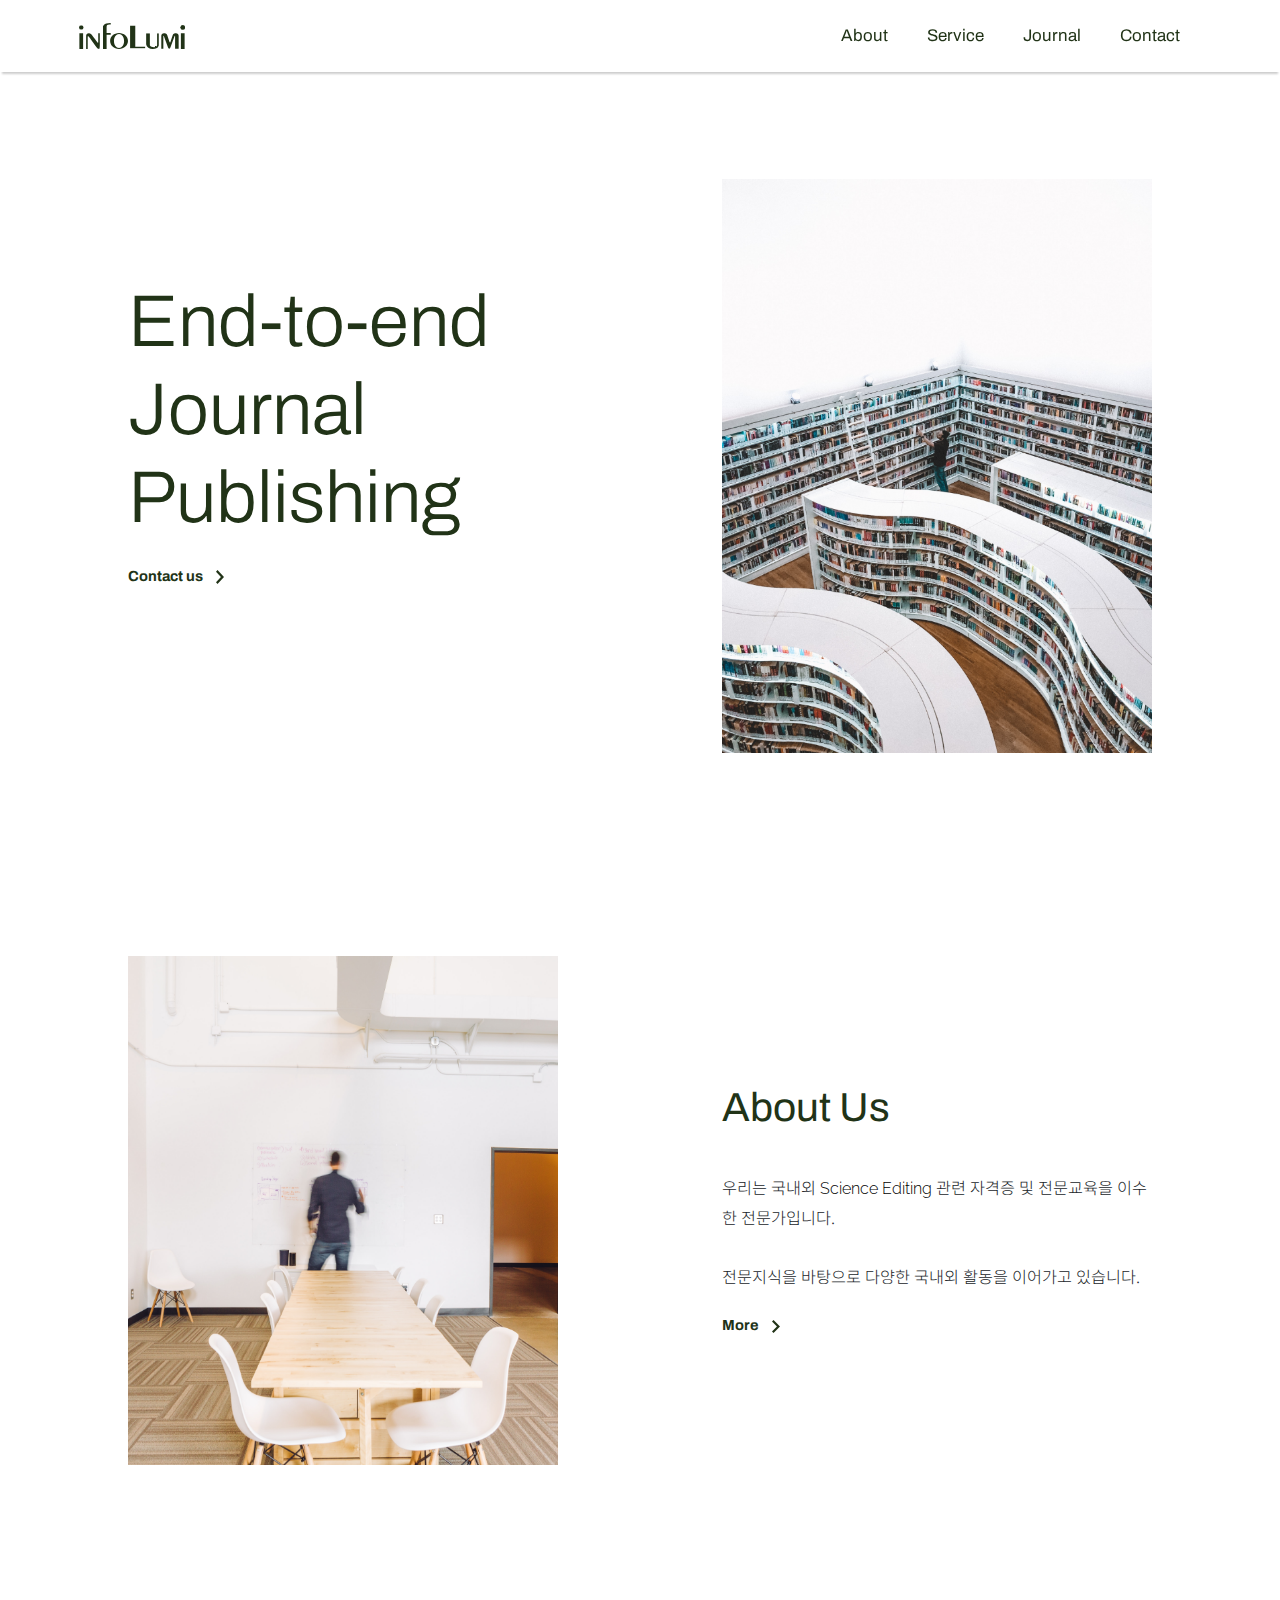
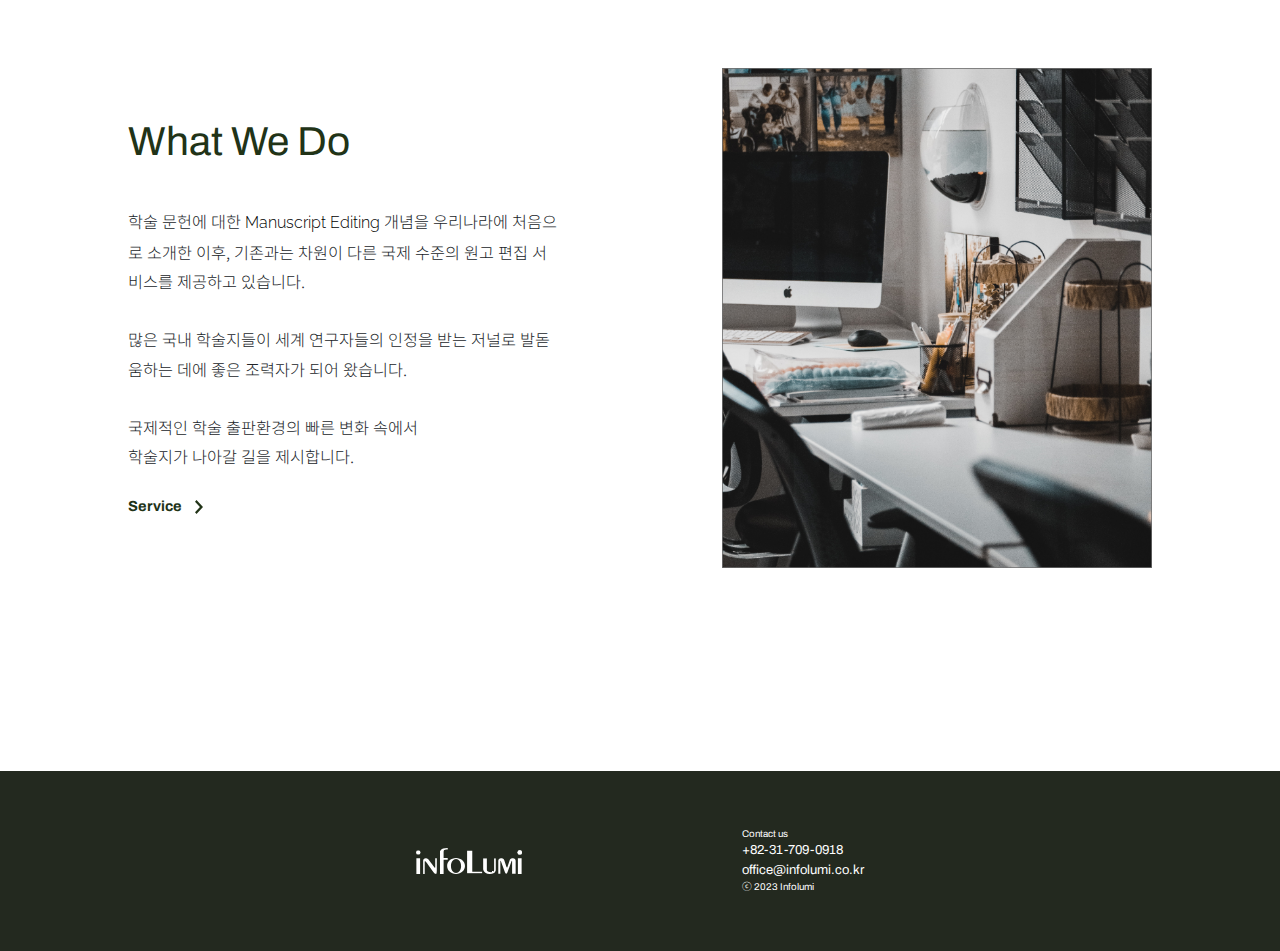
<file: index.html>
<!DOCTYPE html>
<html lang="en">

    <head>
        <meta charset="UTF-8">
        <meta http-equiv="X-UA-Compatible" content="IE=edge">
        <meta name="viewport" content="width=device-width, initial-scale=1.0">
        <link rel="stylesheet" href="https://cdn.jsdelivr.net/npm/bootstrap@4.3.1/dist/css/bootstrap.min.css" integrity="sha384-ggOyR0iXCbMQv3Xipma34MD+dH/1fQ784/j6cY/iJTQUOhcWr7x9JvoRxT2MZw1T" crossorigin="anonymous">
        <link rel="preconnect" href="https://fonts.googleapis.com">
        <link rel="preconnect" href="https://fonts.gstatic.com" crossorigin>
        <link href="https://fonts.googleapis.com/css2?family=Archivo:wght@100;200;300;400;500;600;700&family=Noto+Sans+KR:wght@100;300;400;500;700&family=Raleway:wght@100;200;300;400;500;600;700&display=swap" rel="stylesheet">
        <link rel="stylesheet" href="style.css">
        <title>Infolumi</title>
    </head>

    <body>
        <header>
            <div class="header-container">
                <div>
                    <a href="https://infolumi.co.kr">
                        <img class="logo" src="./images/logo-green.svg">
                    </a>
                </div>
                <nav>
                    <ul>
                        <li>
                            <a href="https://infolumi.co.kr/about">About</a>
                        </li>
                        <li>
                            <a href="https://infolumi.co.kr/service">Service</a>
                        </li>
                        <li>
                            <a href="https://infolumi.co.kr/journal">Journal</a>
                        </li>
                        <li>
                            <a href="https://infolumi.co.kr/contact">Contact</a>
                        </li>
                    </ul>
                </nav>
            </div>
        </header>
        <div class="body-container">
            <section class="section-margin-1" id="index-1">
                <div class="text-container" id="index-tc-1">
                    <div class="h1">End-to-end<br>Journal Publishing</div>
                    <a href="https://infolumi.co.kr/contact">
                        <div class="call-to-action">Contact us
                            <img src="./images/arrow_icon.svg" alt="">
                        </div>
                    </a>
                </div>
                <div class="null-space", id="index-null-1"></div>
                <div class="image-container" id="index-ic-1">
                    <img src="./images/main-page-1-image.png">
                </div>
            </section>
            <section class="section-margin-1" id="index-2">
                <div class="image-container" id="index-ic-2">
                    <img src="./images/main-page-2-image.png" alt="">
                </div>
                <div class="null-space", id="index-null-2"></div>
                <div class="text-container" id="index-tc-2">
                    <div class="h3">About Us</div>
                    <div class="text-kr index-text-padding">우리는 국내외 <span class="text">Science Editing</span> 관련 자격증 및 전문교육을
                        이수한 전문가입니다.<br><br>전문지식을 바탕으로 다양한 국내외 활동을 이어가고 있습니다.</div>
                    <a href="https://infolumi.co.kr/about">
                        <div class="call-to-action">More
                            <img src="./images/arrow_icon.svg">
                        </div>
                    </a>
                </div>
            </section>
            <section class="section-margin-1" id="index-3">
                <div class="text-container" id="index-tc-3">
                    <div class="h3">What We Do</div>
                    <div class="text-kr index-text-padding">학술 문헌에 대한 <span class="text">Manuscript Editing</span> 개념을 우리나라에 처음으로
                        소개한 이후, 기존과는 차원이 다른 국제 수준의 원고 편집 서비스를 제공하고 있습니다.<br><br>많은 국내 학술지들이 세계 연구자들의 인정을 받는 저널로
                        발돋움하는 데에 좋은 조력자가 되어 왔습니다.<br><br>국제적인 학술 출판환경의 빠른 변화 속에서<br>학술지가 나아갈 길을 제시합니다.</div>
                    <a href="https://infolumi.co.kr/service">
                        <div class="call-to-action">Service
                            <img src="./images/arrow_icon.svg">
                        </div>
                    </a>
                </div>
                <div class="null-space", id="index-null-3"></div>
                <div class="image-container" id="index-ic-3">
                    <img src="./images/main-page-3-image.png">
                </div>
            </section>
        </div>
        <footer>
            <div id="footer-container">
                <div>
                    <img class="logo" src="./images/logo-white.svg">
                </div>
                <div class="null-space-footer"></div>
                <div id="footer-content-container">
                    <div class="footer-text-small">Contact us</div>
                    <div class="footer-text">+82-31-709-0918</div>
                    <div class="footer-text">office@infolumi.co.kr</div>
                    <div class="footer-text-small">ⓒ 2023 Infolumi</div>
                </div>
            </div>
        </footer>
    </body>

</html>
</file>
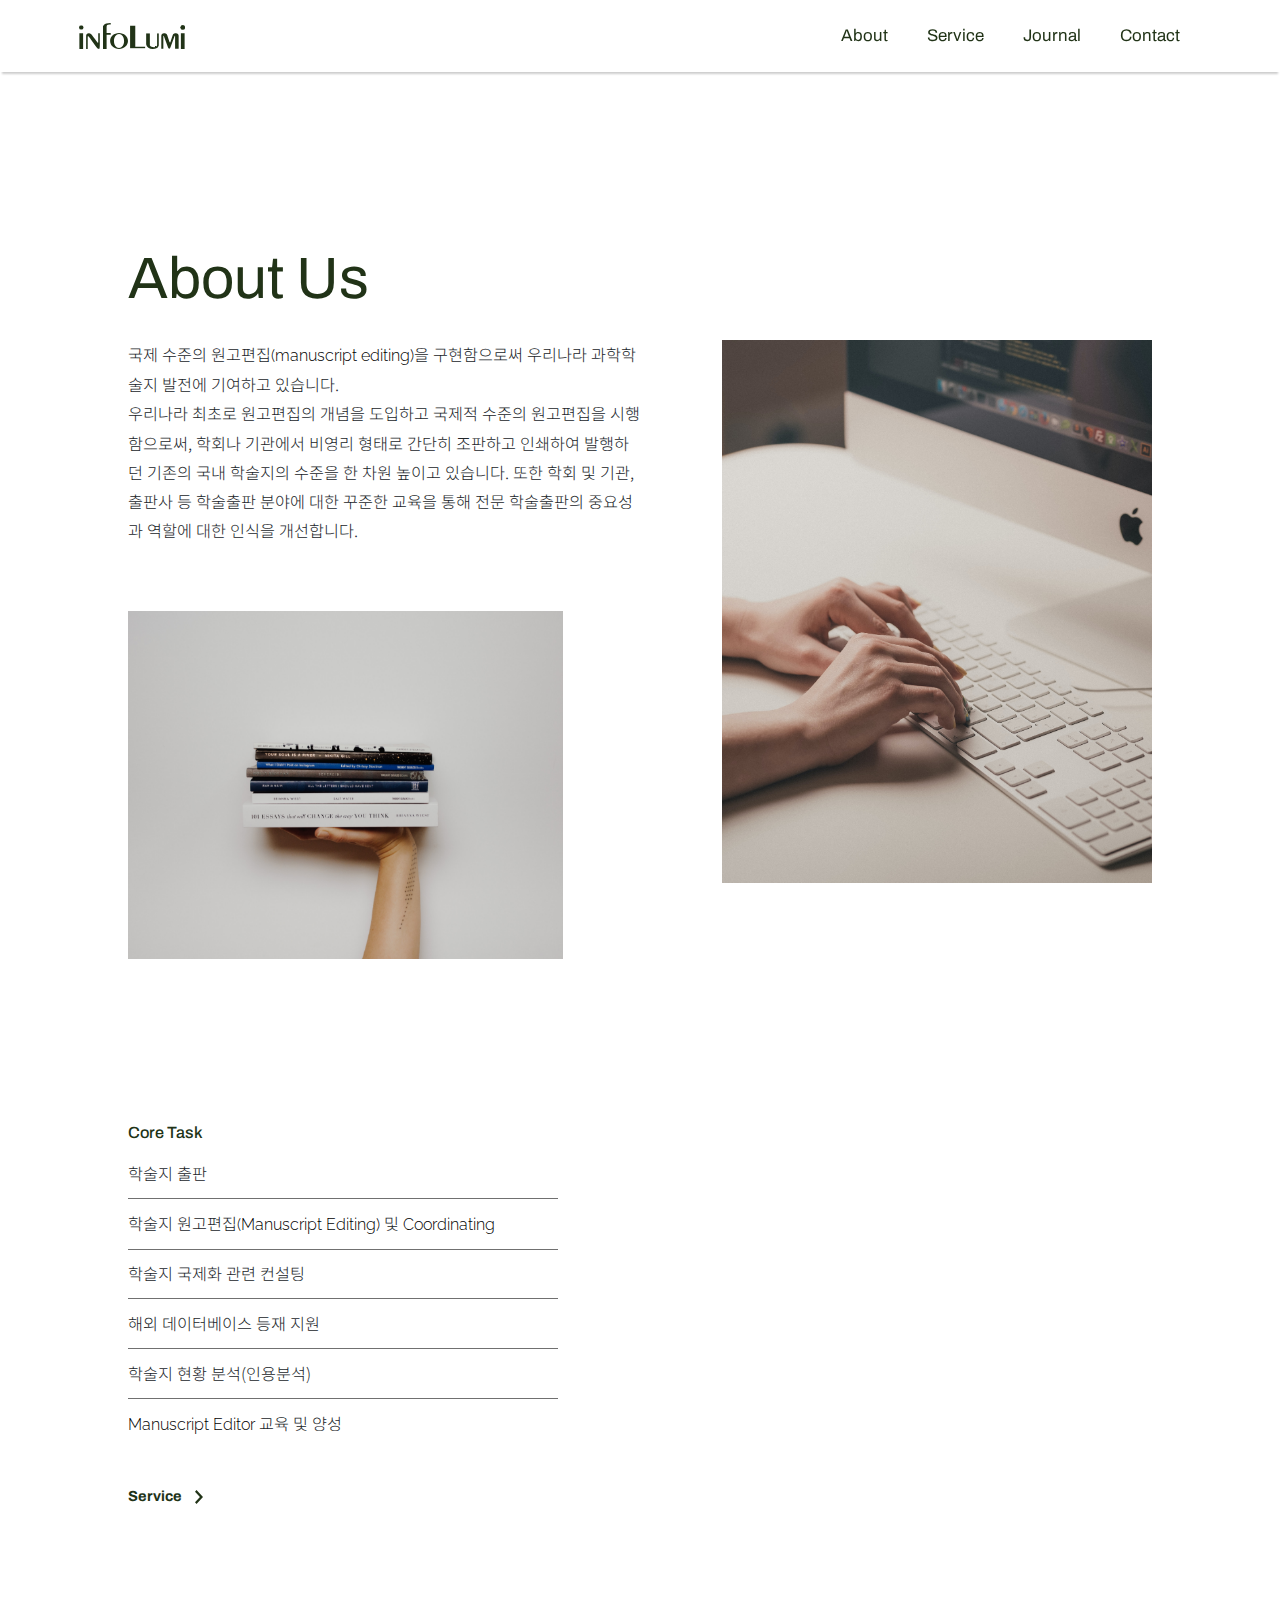
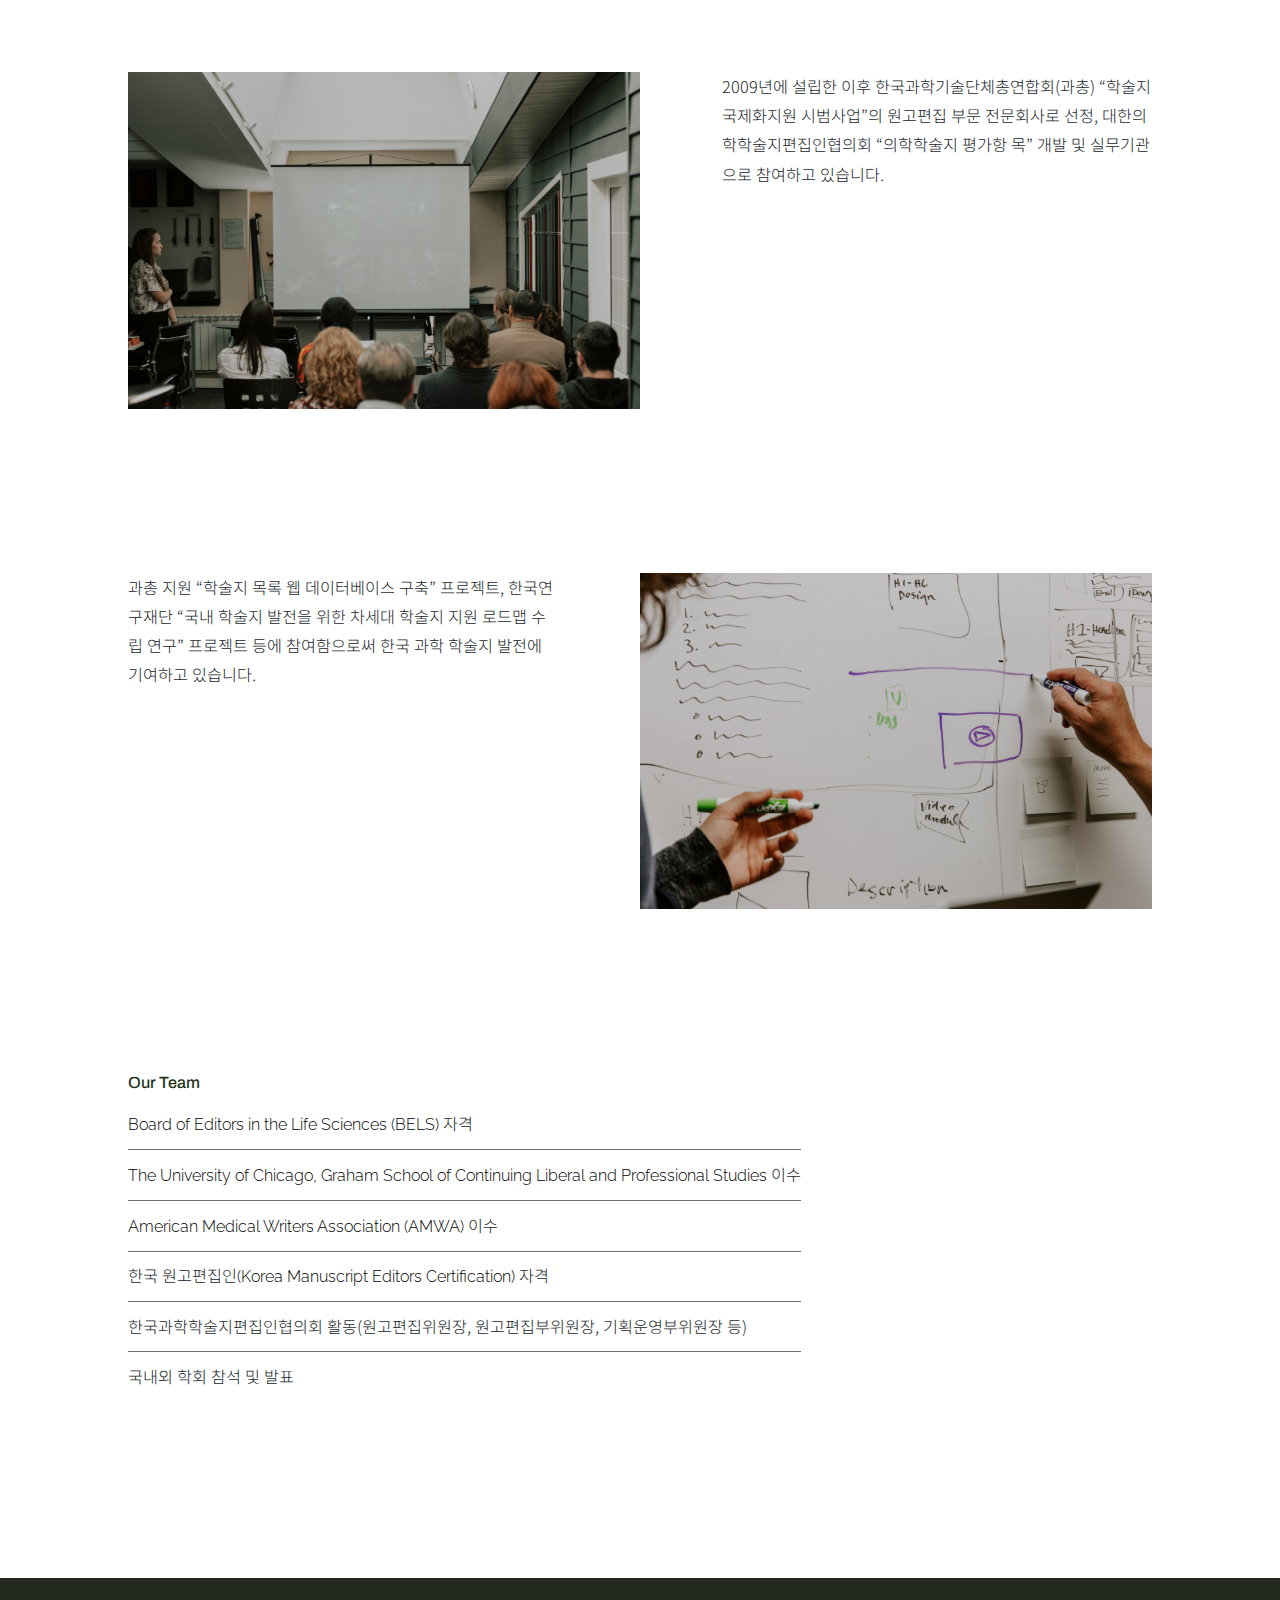
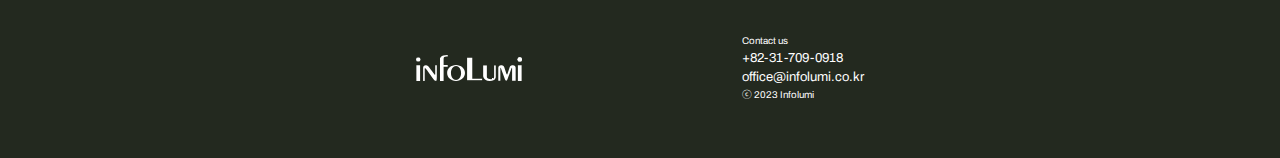
<file: about.html>
<!DOCTYPE html>
<html lang="en">

    <head>
        <meta charset="UTF-8">
        <meta http-equiv="X-UA-Compatible" content="IE=edge">
        <meta name="viewport" content="width=device-width, initial-scale=1.0">
        <link rel="stylesheet" href="https://cdn.jsdelivr.net/npm/bootstrap@4.3.1/dist/css/bootstrap.min.css" integrity="sha384-ggOyR0iXCbMQv3Xipma34MD+dH/1fQ784/j6cY/iJTQUOhcWr7x9JvoRxT2MZw1T" crossorigin="anonymous">
        <link rel="preconnect" href="https://fonts.googleapis.com">
        <link rel="preconnect" href="https://fonts.gstatic.com" crossorigin>
        <link href="https://fonts.googleapis.com/css2?family=Archivo:wght@100;200;300;400;500;600;700&family=Noto+Sans+KR:wght@100;300;400;500;700&family=Raleway:wght@100;200;300;400;500;600;700&display=swap" rel="stylesheet">
        <link rel="stylesheet" href="style.css"> 
        <title>About</title>
    </head>

    <body>
        <header>
            <div class="header-container">
                <div>
                    <a href="https://infolumi.co.kr">
                        <img class="logo" src="./images/logo-green.svg">
                    </a>
                </div>
                <nav>
                    <ul>
                        <li>
                            <a href="https://infolumi.co.kr/about">About</a>
                        </li>
                        <li>
                            <a href="https://infolumi.co.kr/service">Service</a>
                        </li>
                        <li>
                            <a href="https://infolumi.co.kr/journal">Journal</a>
                        </li>
                        <li>
                            <a href="https://infolumi.co.kr/contact">Contact</a>
                        </li>
                    </ul>
                </nav>
            </div>
        </header>
        <div class="body-container">
            <div class="h2 header-padding">About Us</div>

            <section class="section-margin-2" id="about-1">
                <div class="container" id="about-c-1">
                    <div class="text-container" id="about-tc-1">
                        <div class="text-kr">국제 수준의 원고편집<span class="text">(manuscript editing)</span>을 구현함으로써 우리나라 과학학술지 발전에 기여하고 있습니다.<br>
                                우리나라 최초로 원고편집의 개념을 도입하고 국제적 수준의 원고편집을 시행함으로써, 학회나 기관에서 비영리 형태로 간단히 조판하고 인쇄하여 
                                발행하던 기존의 국내 학술지의 수준을 한 차원 높이고 있습니다. 또한 학회 및 기관, 출판사 등 학술출판 분야에 대한 꾸준한 교육을 통해 전문 학술출판의
                                중요성과 역할에 대한 인식을 개선합니다.
                        </div>
                    </div>
                    <div class="image-container" id="about-ic-1-1">
                        <img src="./images/about-page-1-image-1.png">
                    </div>
                </div>
                <div class="null-space" id="about-null-1"></div>
                <div class="image-container" id="about-ic-1-2">
                    <img src="./images/about-page-1-image-2.png">
                </div>
            </section>

            <section class="section-margin-2" id="about-2">
                <div class="text-container" id="about-tc-2">
                    <div class="h5">Core Task</div>
                    <ul class="text-kr list-container">
                        <li class="list">학술지 출판</li>
                        <li class="list">학술지 원고편집<span class="text">(Manuscript Editing)</span> 및 <span class="text">Coordinating</span></li>
                        <li class="list">학술지 국제화 관련 컨설팅</li>
                        <li class="list">해외 데이터베이스 등재 지원</li>
                        <li class="list">학술지 현황 분석(인용분석)</li>
                        <li class="list"><span class="text">Manuscript Editor</span> 교육 및 양성</li>
                    </ul>
                    <a href="https://infolumi.co.kr/service">
                        <div class="call-to-action">Service
                            <img src="./images/arrow_icon.svg">
                        </div>
                    </a>
                </div>
            </section>

            <section class="section-margin-2" id="about-3">
                <div class="image-container" id="about-ic-3">
                    <div class="about-page-image-container" id="about-page-3-image-container">
                        <img src="./images/about-page-2-image-1.png" alt="">
                    </div>
                </div>
                <div class="null-space" id="about-null-3"></div>
                <div class="text-container" id="about-tc-3">
                    <div class="text-kr">2009년에 설립한 이후 한국과학기술단체총연합회(과총) “학술지 국제화지원 시범사업”의 원고편집 부문 전문회사로 선정, 
                        대한의학학술지편집인협의회 “의학학술지 평가항 목” 개발 및 실무기관으로 참여하고 있습니다. 
                    </div>
                </div>
            </section>

            <section class="section-margin-2" id="about-4">
                <div class="text-container" id="about-tc-4">
                    <div class="text-kr">과총 지원 “학술지 목록 웹 데이터베이스 구축” 프로젝트,
                        한국연구재단 “국내 학술지 발전을 위한 차세대 학술지 지원 로드맵 수립 연구” 프로젝트 등에 참여함으로써 한국 과학 학술지 발전에 기여하고 있습니다.
                    </div>
                </div>
                <div class="null-space" id="about-null-4"></div>
                <div class="image-container" id="about-ic-4">
                    <img src="./images/about-page-2-image-2.png" alt="">
                </div>
            </section>

            <section class="section-margin-2" id="about-5">
                <div class="text-container" id="about-tc-5">
                    <div class="h5">Our Team</div>
                    <ul class="text-kr list-container">
                        <li class="list"><span class="text">Board of Editors in the Life Sciences (BELS)</span> 자격</li>
                        <li class="list"><span class="text">The University of Chicago, Graham School of Continuing Liberal and Professional Studies</span> 이수</li>
                        <li class="list"><span class="text">American Medical Writers Association (AMWA)</span> 이수</li>
                        <li class="list">한국 원고편집인<span class="text">(Korea Manuscript Editors Certification)</span> 자격</li>
                        <li class="list">한국과학학술지편집인협의회 활동(원고편집위원장, 원고편집부위원장, 기획운영부위원장 등)</li>
                        <li class="list">국내외 학회 참석 및 발표</li>
                    </ul>                    
                </div>
            </section>

        </div>
        <footer>
            <div id="footer-container">
                <div>
                    <img class="logo" src="./images/logo-white.svg">
                </div>
                <div class="null-space-footer"></div>
                <div id="footer-content-container">
                    <div class="footer-text-small">Contact us</div>
                    <div class="footer-text">+82-31-709-0918</div>
                    <div class="footer-text">office@infolumi.co.kr</div>
                    <div class="footer-text-small">ⓒ 2023 Infolumi</div>
                </div>
            </div>
        </footer>
    </body>

</html>
</file>
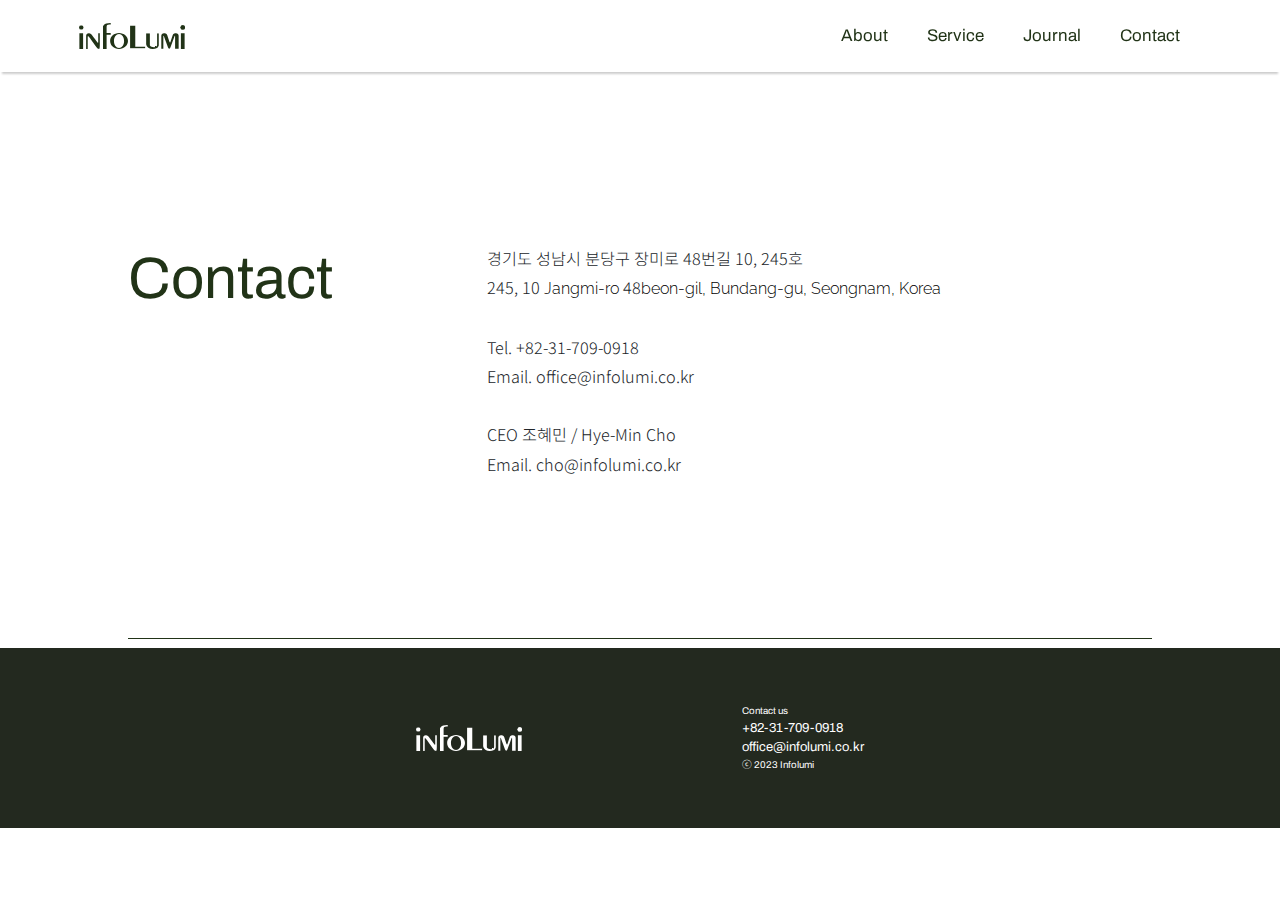
<file: contact.html>
<!DOCTYPE html>
<html lang="en">

    <head>
        <meta charset="UTF-8">
        <meta http-equiv="X-UA-Compatible" content="IE=edge">
        <meta name="viewport" content="width=device-width, initial-scale=1.0">
        <link rel="stylesheet" href="https://cdn.jsdelivr.net/npm/bootstrap@4.3.1/dist/css/bootstrap.min.css" integrity="sha384-ggOyR0iXCbMQv3Xipma34MD+dH/1fQ784/j6cY/iJTQUOhcWr7x9JvoRxT2MZw1T" crossorigin="anonymous">
        <link rel="preconnect" href="https://fonts.googleapis.com">
        <link rel="preconnect" href="https://fonts.gstatic.com" crossorigin>
        <link href="https://fonts.googleapis.com/css2?family=Archivo:wght@100;200;300;400;500;600;700&family=Noto+Sans+KR:wght@100;300;400;500;700&family=Raleway:wght@100;200;300;400;500;600;700&display=swap" rel="stylesheet">
        <link rel="stylesheet" href="style.css"> 
        <title>Contact</title>
    </head>

    <body>
        <header>
            <div class="header-container">
                <div>
                    <a href="https://infolumi.co.kr">
                        <img class="logo" src="./images/logo-green.svg">
                    </a>
                </div>
                <nav>
                    <ul>
                        <li>
                            <a href="https://infolumi.co.kr/about">About</a>
                        </li>
                        <li>
                            <a href="https://infolumi.co.kr/service">Service</a>
                        </li>
                        <li>
                            <a href="https://infolumi.co.kr/journal">Journal</a>
                        </li>
                        <li>
                            <a href="https://infolumi.co.kr/contact">Contact</a>
                        </li>
                    </ul>
                </nav>
            </div>
        </header>
        <div class="body-container">
            <section class="section-margin-2" id="contact-1">
                <div class="container" id="contact-c-1">
                    <div class="h2" id="contact-header">Contact</div>
                    <div class="null-space" id="contact-null-1"></div>
                    <div class="text-container" id="contact-tc-1">
                        <div class="text-kr">경기도 성남시 분당구 장미로 48번길 10, 245호<br>
                                            245, 10 <span class="text">Jangmi-ro</span> 48<span class="text">beon-gil, Bundang-gu, Seongnam, Korea</span><br><br>
                            
                            Tel. <span class="text-kr">+82-31-709-0918</span><br>
                            Email. office@infolumi.co.kr<br><br>
                            
                            CEO <span class="text-kr">조혜민</span> / Hye-Min Cho<br>
                            Email. cho@infolumi.co.kr<br><br>
                        </div>
                    </div>
                </div>
            </section>
        </div>
        <footer>
            <div id="footer-container">
                <div>
                    <img class="logo" src="./images/logo-white.svg">
                </div>
                <div class="null-space-footer"></div>
                <div id="footer-content-container">
                    <div class="footer-text-small">Contact us</div>
                    <div class="footer-text">+82-31-709-0918</div>
                    <div class="footer-text">office@infolumi.co.kr</div>
                    <div class="footer-text-small">ⓒ 2023 Infolumi</div>
                </div>
            </div>
        </footer>
    </body>

</html>
</file>
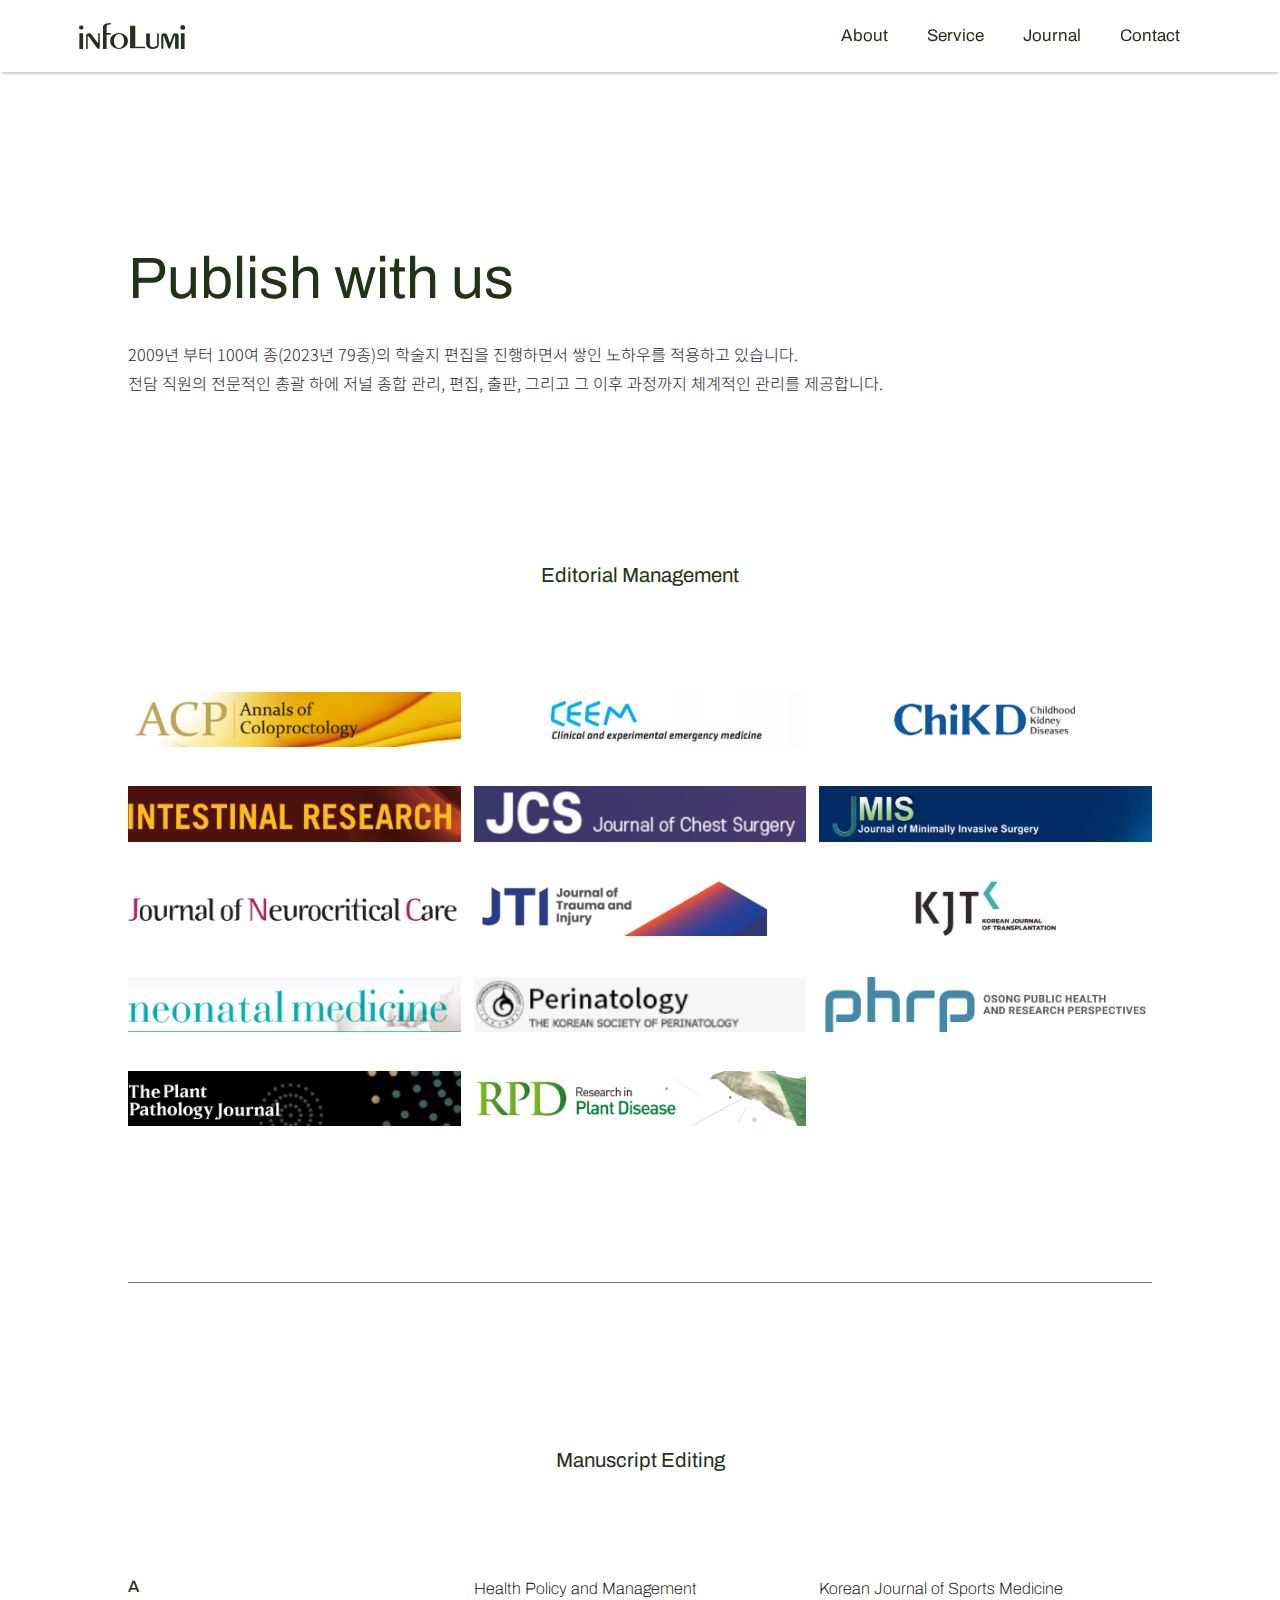
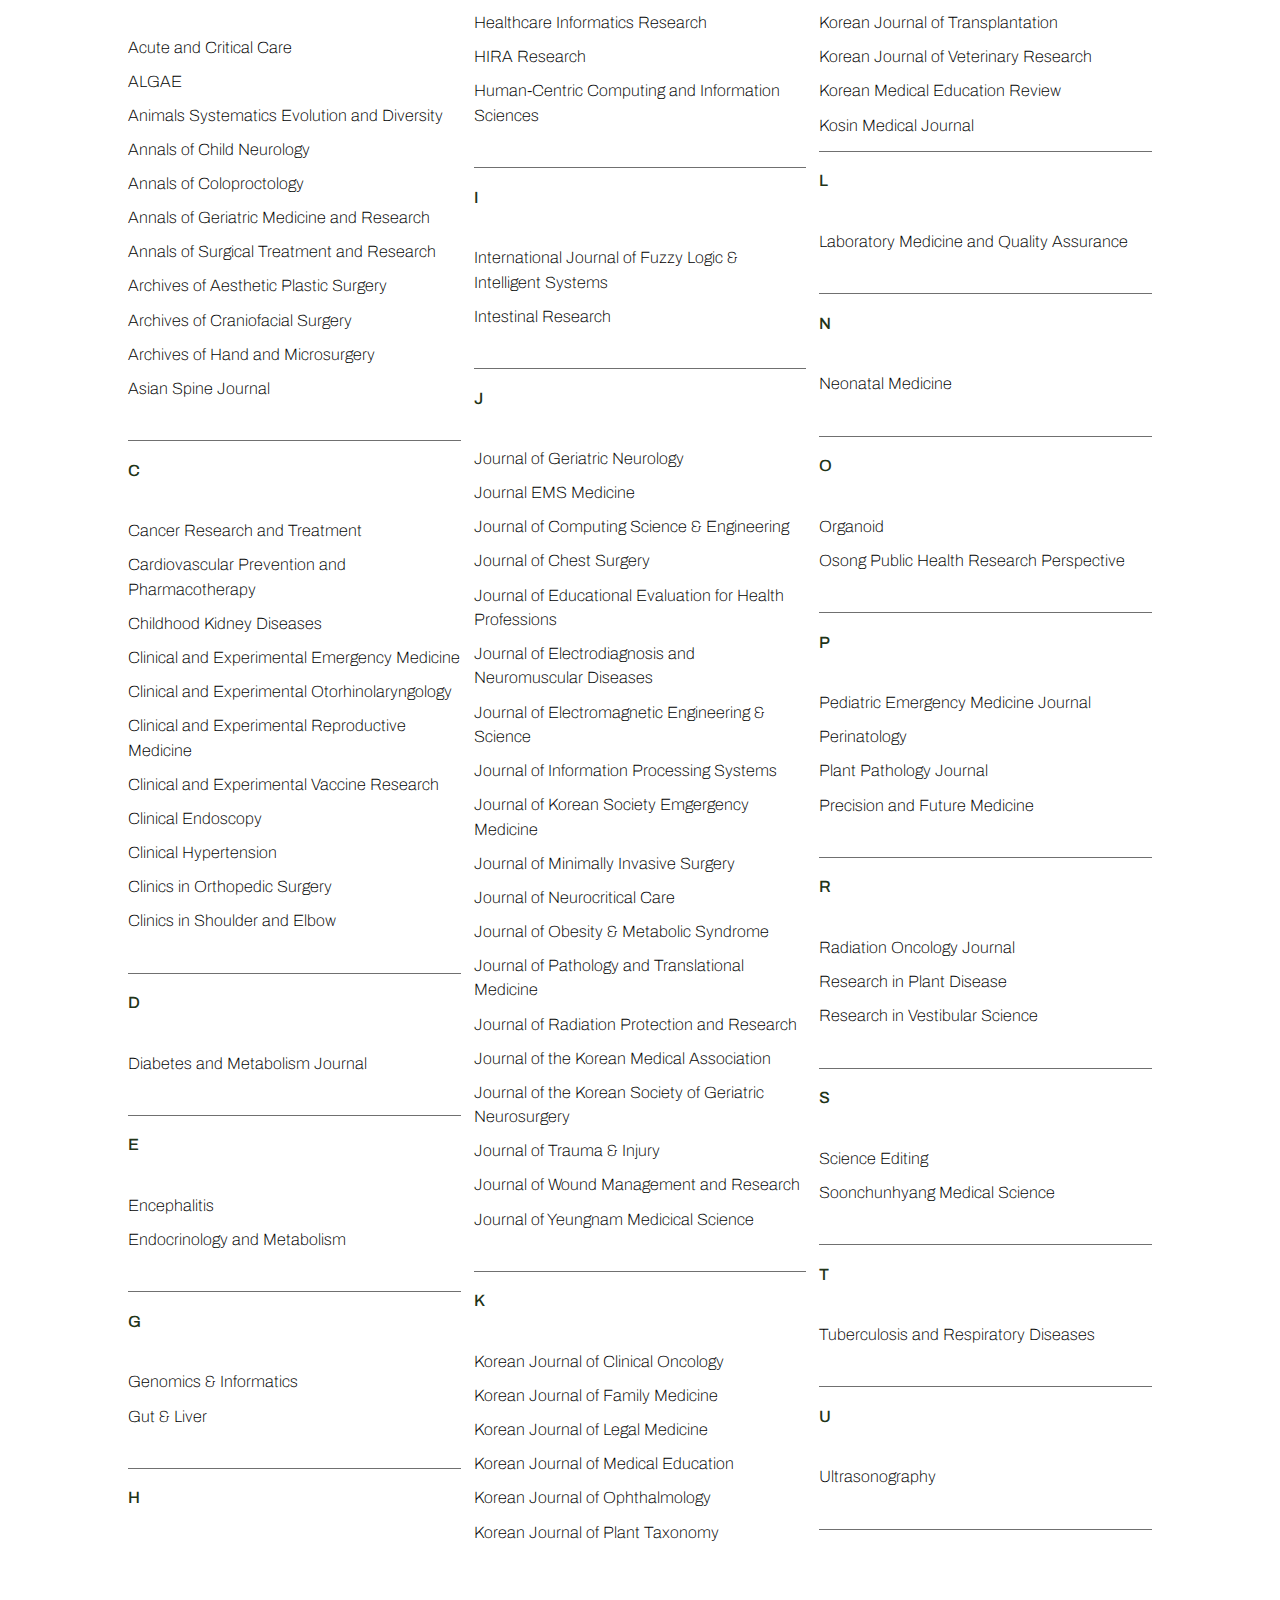
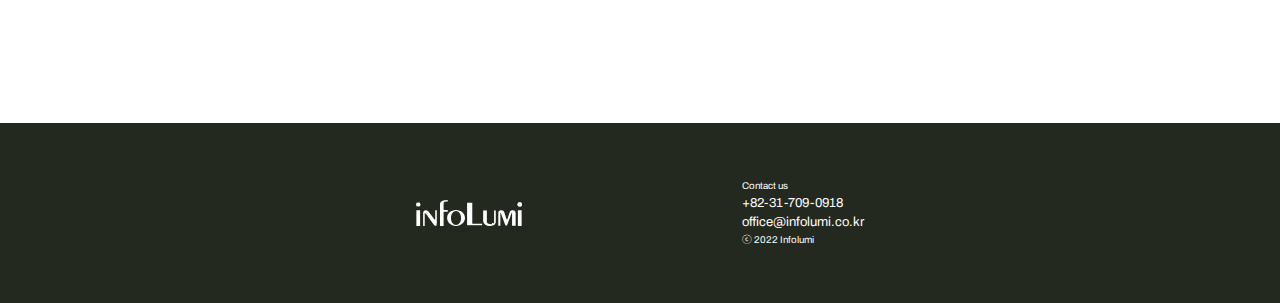
<file: journal.html>
<!DOCTYPE html>
<html lang="en">

    <head>
        <meta charset="UTF-8">
        <meta http-equiv="X-UA-Compatible" content="IE=edge">
        <meta name="viewport" content="width=device-width, initial-scale=1.0">
        <link rel="stylesheet" href="https://cdn.jsdelivr.net/npm/bootstrap@4.3.1/dist/css/bootstrap.min.css" integrity="sha384-ggOyR0iXCbMQv3Xipma34MD+dH/1fQ784/j6cY/iJTQUOhcWr7x9JvoRxT2MZw1T" crossorigin="anonymous">
        <link rel="preconnect" href="https://fonts.googleapis.com">
        <link rel="preconnect" href="https://fonts.gstatic.com" crossorigin>
        <link href="https://fonts.googleapis.com/css2?family=Archivo:wght@100;200;300;400;500;600;700&family=Noto+Sans+KR:wght@100;300;400;500;700&family=Raleway:wght@100;200;300;400;500;600;700&display=swap" rel="stylesheet">
        <link rel="stylesheet" href="style.css"> 
        <title>Journal</title>
    </head>

    <body>
        <header>
            <div class="header-container">
                <div>
                    <a href="https://infolumi.co.kr">
                        <img class="logo" src="./images/logo-green.svg">
                    </a>
                </div>
                <nav>
                    <ul>
                        <li>
                            <a href="https://infolumi.co.kr/about">About</a>
                        </li>
                        <li>
                            <a href="https://infolumi.co.kr/service">Service</a>
                        </li>
                        <li>
                            <a href="https://infolumi.co.kr/journal">Journal</a>
                        </li>
                        <li>
                            <a href="https://infolumi.co.kr/contact">Contact</a>
                        </li>
                    </ul>
                </nav>
            </div>
        </header>
        <div class="body-container">
            <div class="h2 header-padding ">Publish with us</div>
            <section class="section-margin-2" id="journal-1">
                <div class="text-container" id="journal-tc-1">
                    <div class="text-kr">2009년 부터 100여 종(2023년 79종)의 학술지 편집을 진행하면서 쌓인 노하우를 적용하고 있습니다. 
                        <br>전담 직원의 전문적인 총괄 하에 저널 종합 관리, 편집, 출판, 그리고 그 이후 과정까지 체계적인 관리를 제공합니다. 
                    </div> 
                </div>
            </section>
            
            <section class="section-margin-2" id="journal-2">
                <div class="text-container" id="journal-tc-2"> 
                    <div class="h4" id="journal-h4">Editorial Management</div>
                </div>
                
                <div class="logo-wrap">
                    <div class="client-logos">
                        <img src="./journal_logos/ACP.png">
                        <img src="./journal_logos/CEEM.png">
                        <img src="./journal_logos/CKD.png">
                        <img src="./journal_logos/IR.png">
                        <img src="./journal_logos/JCS.png">
                        <img src="./journal_logos/JMIS.png">
                        <img src="./journal_logos/JNC.png">
                        <img src="./journal_logos/JTI.png">
                        <img src="./journal_logos/KJT.png">
                        <img src="./journal_logos/NM.png">
                        <img src="./journal_logos/Pertinology.png">
                        <img src="./journal_logos/PRHP.png">
                        <img src="./journal_logos/PPJ.png">
                        <img src="./journal_logos/RPD.png">
                    </div>
                </div>
            </section>

            <section class="section-margin-2" id="journal-3">
                <div class="text-container" id="journal-tc-3"> 
                    <div class="h4" id="journal-h4">Manuscript Editing</div>
                </div>
                <div class="journal-list-container">
                    <div class="journal-item">
                        <div class="h5" id="journal-h5">A</div>
                            <ul class="journal-item-list">
                                    <li class="item">
                                        <a href="https://www.accjournal.org">Acute and Critical Care</a>
                                    </li>
                                    <li class="item">
                                        <a href="https://www.e-algae.org">ALGAE</a>
                                    </li>
                                    <li class="item">
                                        <a href="http://www.e-ased.org">Animals Systematics Evolution and Diversity</a>
                                    </li>
                                    <li class="item">
                                        <a href="https://www.annchildneurol.org">Annals of Child Neurology</a>
                                    </li>
                                    <li class="item">
                                        <a href="https://www.coloproctol.org">Annals of Coloproctology</a>
                                    </li>
                                    <li class="item">
                                        <a href="https://www.e-agmr.org">Annals of Geriatric Medicine and Research</a>
                                    </li>
                                    <li class="item">
                                        <a href="https://www.astr.or.kr">Annals of Surgical Treatment and Research</a>
                                    </li>
                                    <li class="item">
                                        <a href="https://e-aaps.org">Archives of Aesthetic Plastic Surgery</a>
                                    </li>
                                    <li class="item">
                                        <a href="https://e-acfs.org">Archives of Craniofacial Surgery</a>
                                    </li>
                                    <li class="item">
                                        <a href="https://www.handmicro.org">Archives of Hand and Microsurgery</a>
                                    </li>
                                    <li class="item">
                                        <a href="https://asianspinejournal.org">Asian Spine Journal</a>
                                    </li>
                            </ul>
                    </div>
                    <div class="journal-item">    
                        <div class="h5" id="journal-h5">C</div>
                            <ul class="journal-item-list">
                                <li class="item">
                                    <a href="https://www.e-crt.org">Cancer Research and Treatment</a>
                                </li>
                                <li class="item">
                                    <a href="https://www.e-jcpp.org">Cardiovascular Prevention and Pharmacotherapy</a>
                                </li>
                                <li class="item">
                                    <a href="https://www.chikd.org">Childhood Kidney Diseases</a>
                                </li>
                                <li class="item">
                                    <a href="https://www.ceemjournal.org">Clinical and Experimental Emergency Medicine</a>
                                </li>
                                <li class="item">
                                    <a href="https://e-ceo.org">Clinical and Experimental Otorhinolaryngology</a>
                                </li>
                                <li class="item">
                                    <a href="https://ecerm.org">Clinical and Experimental Reproductive Medicine</a>
                                </li>
                                <li class="item">
                                    <a href="https://ecevr.org">Clinical and Experimental Vaccine Research</a>
                                </li>
                                <li class="item">
                                    <a href="https://www.e-ce.org">Clinical Endoscopy</a>
                                </li>
                                <li class="item">
                                    <a href="https://clinicalhypertension.biomedcentral.com">Clinical Hypertension</a>
                                </li>
                                <li class="item">
                                    <a href="https://www.ecios.org">Clinics in Orthopedic Surgery</a>
                                </li>
                                <li class="item">
                                    <a href="https://www.cisejournal.org">Clinics in Shoulder and Elbow</a>
                                </li>
                            </ul>
                    </div>
                    <div class="journal-item">
                        <div class="h5" id="journal-h5">D</div>
                            <ul class="journal-item-list">
                                <li class="item">
                                    <a href="https://www.e-dmj.org">Diabetes and Metabolism Journal</a>
                                </li>
                            </ul>
                    </div>
                    <div class="journal-item">
                        <div class="h5" id="journal-h5">E</div>
                            <ul class="journal-item-list">
                                <li class="item">
                                    <a href="https://www.encephalitisjournal.org/index.php">Encephalitis</a>
                                </li>
                                <li class="item">
                                    <a href="https://e-enm.org">Endocrinology and Metabolism</a>
                                </li>
                            </ul>
                    </div>
                    <div class="journal-item">
                        <div class="h5" id="journal-h5">G</div>
                            <ul class="journal-item-list">
                                <li class="item">
                                    <a href="https://genominfo.org">Genomics & Informatics</a>
                                </li>
                                <li class="item">
                                    <a href="https://www.gutnliver.org/main.html">Gut & Liver</a>
                                </li>
                            </ul>
                    </div>
                    <div class="journal-item">
                        <div class="h5" id="journal-h5">H</div>
                            <ul class="journal-item-list">
                                <li class="item">
                                    <a href="https://kshpa.jams.or.kr/co/main/jmMain.kci">Health Policy and Management</a>
                                </li>
                                <li class="item">
                                    <a href="https://e-hir.org">Healthcare Informatics Research</a>
                                </li>
                                <li class="item">
                                    <a href="https://www.hira-research.or.kr/main.html">HIRA Research</a>
                                </li>
                                <li class="item">
                                    <a href="http://hcisj.com">Human-Centric Computing and Information Sciences</a>
                                </li>
                            </ul>
                    </div>
                    <div class="journal-item">
                        <div class="h5" id="journal-h5">I</div>
                            <ul class="journal-item-list">
                                <li class="item">
                                    <a href="https://www.ijfis.org/main.html">International Journal of Fuzzy Logic & Intelligent Systems</a>
                                </li>
                                <li class="item">
                                    <a href="https://www.irjournal.org">Intestinal Research</a>
                                </li>
                            </ul>
                    </div>
                    <div class="journal-item">
                        <div class="h5" id="journal-h5">J</div>
                            <ul class="journal-item-list">
                                <li class="item">
                                    <a href="https://www.e-jgn.org">Journal of Geriatric Neurology</a>
                                </li>
                                <li class="item">
                                    <a href="https://www.jemsmed.org">Journal EMS Medicine</a>
                                </li>
                                <li class="item">
                                    <a href="http://jcse.kiise.org/main/default.asp">Journal of Computing Science & Engineering</a>
                                </li>
                                <li class="item">
                                    <a href="https://www.jchestsurg.org/main.html">Journal of Chest Surgery</a>
                                </li>
                                <li class="item">
                                    <a href="https://jeehp.org">Journal of Educational Evaluation for Health Professions</a>
                                </li>
                                <li class="item">
                                    <a href="https://www.e-jend.org/about/about.php">Journal of Electrodiagnosis and Neuromuscular Diseases</a>
                                </li>
                                <li class="item">
                                    <a href="http://www.jees.kr">Journal of Electromagnetic Engineering & Science</a>
                                </li>
                                <li class="item">
                                    <a href="http://jips-k.org">Journal of Information Processing Systems</a>
                                </li>
                                <li class="item">
                                    <a href="https://www.jksem.org">Journal of Korean Society Emgergency Medicine</a>
                                </li>
                                <li class="item">
                                    <a href="https://www.e-jmis.org/main.html">Journal of Minimally Invasive Surgery</a>
                                </li>
                                <li class="item">
                                    <a href="https://www.e-jnc.org">Journal of Neurocritical Care</a>
                                </li>
                                <li class="item">
                                    <a href="https://www.jomes.org/main.html">Journal of Obesity & Metabolic Syndrome</a>
                                </li>
                                <li class="item">
                                    <a href="https://www.jpatholtm.org">Journal of Pathology and Translational Medicine</a>
                                </li>
                                <li class="item">
                                    <a href="https://jrpr.org">Journal of Radiation Protection and Research</a>
                                </li>
                                <li class="item">
                                    <a href="https://jkma.org">Journal of the Korean Medical Association</a>
                                </li>
                                <li class="item">
                                    <a href="https://www.jksgn.org">Journal of the Korean Society of Geriatric Neurosurgery</a>
                                </li>
                                <li class="item">
                                    <a href="https://www.jtraumainj.org">Journal of Trauma & Injury</a>
                                </li>
                                <li class="item">
                                    <a href="https://www.jwmr.org">Journal of Wound Management and Research</a>
                                </li>
                                <li class="item">
                                    <a href="https://e-jyms.org">Journal of Yeungnam Medicical Science</a>
                                </li>
                            </ul>
                    </div>
                    <div class="journal-item">
                        <div class="h5" id="journal-h5">K</div>
                            <ul class="journal-item-list">
                                <li class="item">
                                    <a href="https://kjco.org">Korean Journal of Clinical Oncology</a>
                                </li>
                                <li class="item">
                                    <a href="https://www.kjfm.or.kr">Korean Journal of Family Medicine</a>
                                </li>
                                <li class="item">
                                    <a href="https://www.kjlm.or.kr">Korean Journal of Legal Medicine</a>
                                </li>
                                <li class="item">
                                    <a href="https://kjme.kr">Korean Journal of Medical Education</a>
                                </li>
                                <li class="item">
                                    <a href="https://ekjo.org">Korean Journal of Ophthalmology</a>
                                </li>
                                <li class="item">
                                    <a href="https://www.e-kjpt.org">Korean Journal of Plant Taxonomy</a>
                                </li>
                                <li class="item">
                                    <a href="https://www.kjsm.org/main.html">Korean Journal of Sports Medicine</a>
                                </li>
                                <li class="item">
                                    <a href="https://www.ekjt.org/main.html">Korean Journal of Transplantation</a>
                                </li>
                                <li class="item">
                                    <a href="https://www.kjvr.org">Korean Journal of Veterinary Research</a>
                                </li>
                                <li class="item">
                                    <a href="http://www.kmer.or.kr/html/?pmode=subpage&smode=aboutjournal">Korean Medical Education Review</a>
                                </li>
                                <li class="item">
                                    <a href="https://www.kosinmedj.org">Kosin Medical Journal</a>
                                </li>
                            </ul>
                    </div>
                    <div class="journal-item">
                        <div class="h5" id="journal-h5">L</div>
                            <ul class="journal-item-list">
                                <li class="item">
                                    <a href="https://www.jlmqa.org/main.html">Laboratory Medicine and Quality Assurance</a>
                                </li>
                            </ul>
                    </div>
                    <div class="journal-item">
                        <div class="h5" id="journal-h5">N</div>
                            <ul class="journal-item-list">
                                <li class="item">
                                    <a href="https://www.neo-med.org">Neonatal Medicine</a>
                                </li>
                            </ul>
                    </div>
                    <div class="journal-item">
                        <div class="h5" id="journal-h5">O</div>
                            <ul class="journal-item-list">
                                <li class="item">
                                    <a href="https://j-organoid.org">Organoid</a>
                                </li>
                                <li class="item">
                                    <a href="https://ophrp.org">Osong Public Health Research Perspective</a>
                                </li>
                            </ul>
                    </div>
                    <div class="journal-item">
                        <div class="h5" id="journal-h5">P</div>
                            <ul class="journal-item-list">
                                <li class="item">
                                    <a href="https://www.pemj.org">Pediatric Emergency Medicine Journal</a>
                                </li>
                                <li class="item">
                                    <a href="https://e-kjp.org/index.php">Perinatology</a>
                                </li>
                                <li class="item">
                                    <a href="https://www.ppjonline.org">Plant Pathology Journal</a>
                                </li>
                                <li class="item">
                                    <a href="https://www.pfmjournal.org">Precision and Future Medicine</a>
                                </li>
                            </ul>
                    </div>
                    <div class="journal-item">
                        <div class="h5" id="journal-h5">R</div>
                            <ul class="journal-item-list">
                                <li class="item">
                                    <a href="https://www.e-roj.org">Radiation Oncology Journal</a>
                                </li>
                                <li class="item">
                                    <a href="https://www.online-rpd.org">Research in Plant Disease</a>
                                </li>
                                <li class="item">
                                    <a href="https://www.e-rvs.org">Research in Vestibular Science</a>
                                </li>
                            </ul>
                    </div>
                    <div class="journal-item">
                        <div class="h5" id="journal-h5">S</div>
                            <ul class="journal-item-list">
                                <li class="item">
                                    <a href="https://escienceediting.org">Science Editing</a>
                                </li>
                                <li class="item">
                                    <a href="https://jsms.sch.ac.kr">Soonchunhyang Medical Science</a>
                                </li>
                            </ul>
                    </div>
                    <div class="journal-item">
                        <div class="h5" id="journal-h5">T</div>
                            <ul class="journal-item-list">
                                <li class="item">
                                    <a href="https://www.e-trd.org">Tuberculosis and Respiratory Diseases</a>
                                </li>
                            </ul>
                    </div>
                    <div class="journal-item">
                        <div class="h5" id="journal-h5">U</div>
                            <ul class="journal-item-list">
                                <li class="item">
                                    <a href="https://www.e-ultrasonography.org">Ultrasonography</a>
                                </li>
                            </ul>
                    </div>
                </div>
            </section>

        </div>
        <footer>
            <div id="footer-container">
                <div>
                    <img class="logo" src="./images/logo-white.svg">
                </div>
                <div class="null-space-footer"></div>
                <div id="footer-content-container">
                    <div class="footer-text-small">Contact us</div>
                    <div class="footer-text">+82-31-709-0918</div>
                    <div class="footer-text">office@infolumi.co.kr</div>
                    <div class="footer-text-small">ⓒ 2022 Infolumi</div>
                </div>
            </div>
        </footer>
    </body>

</html>
</file>
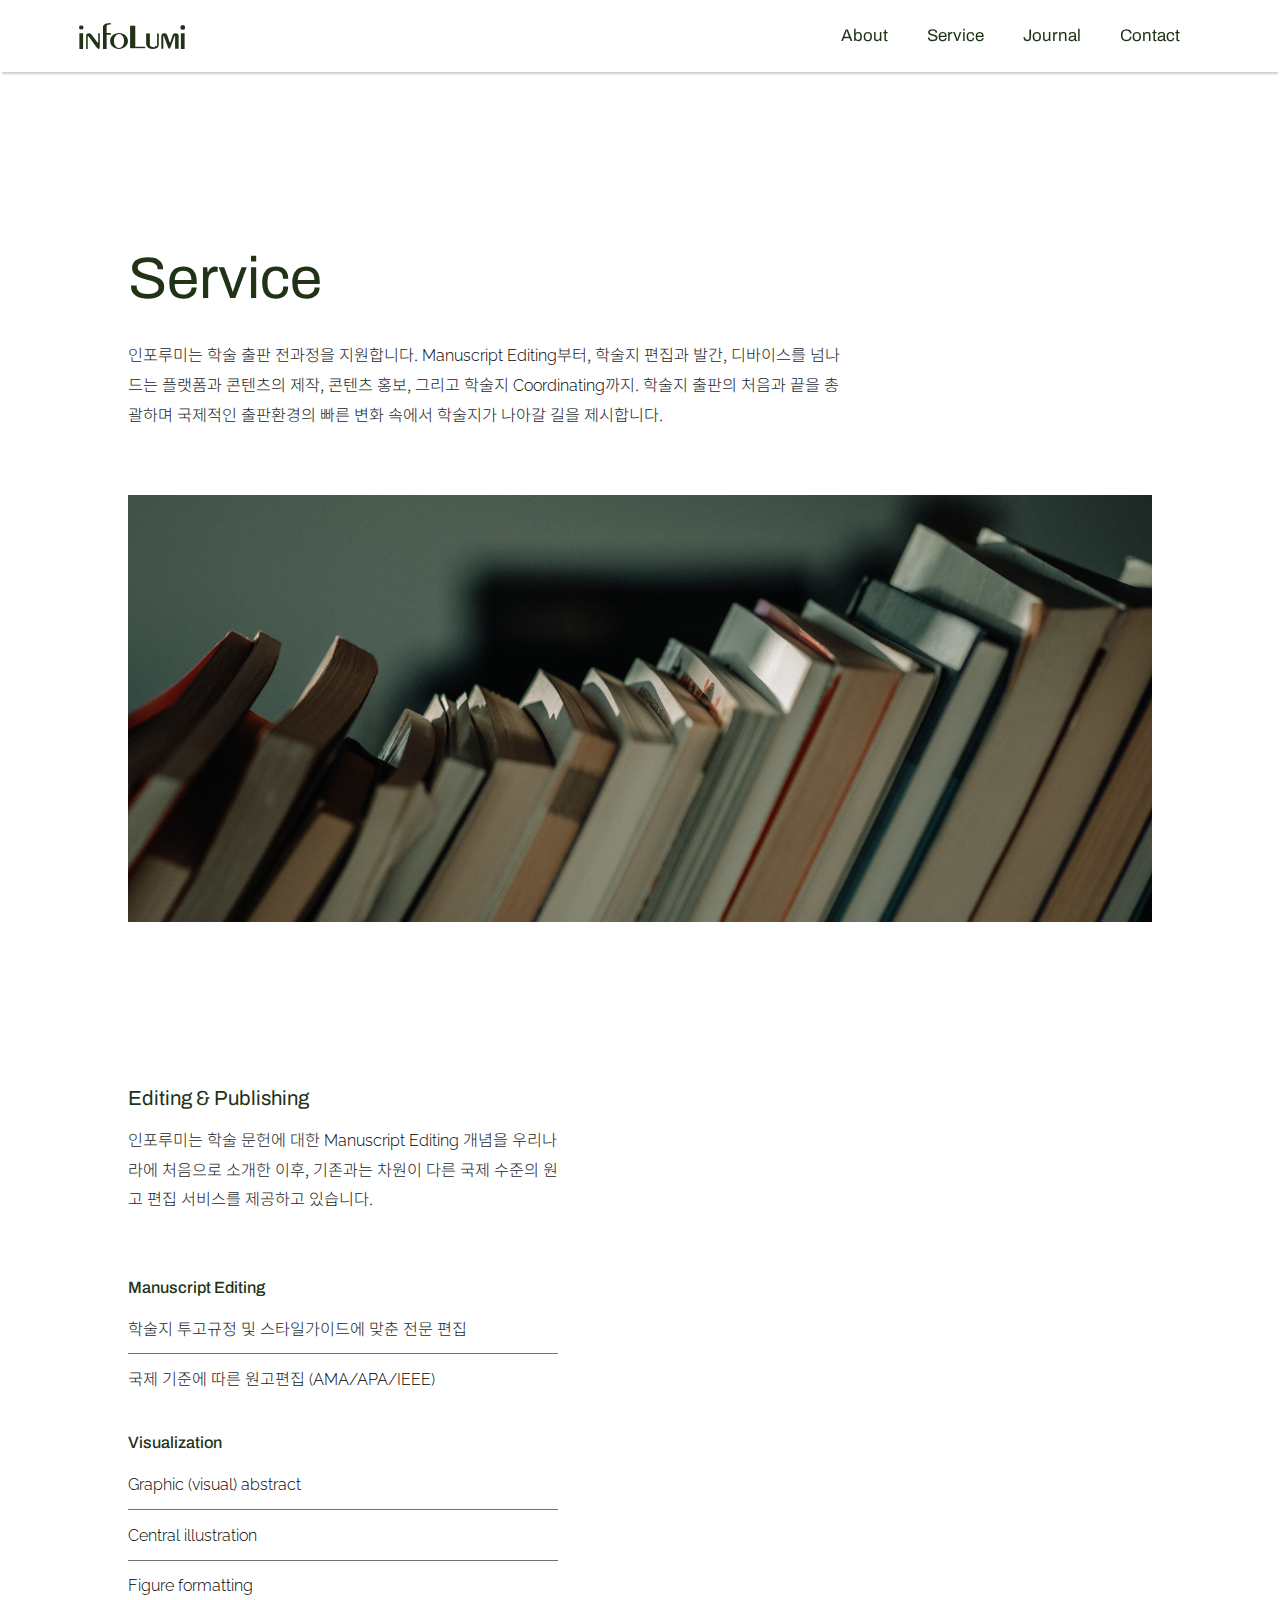
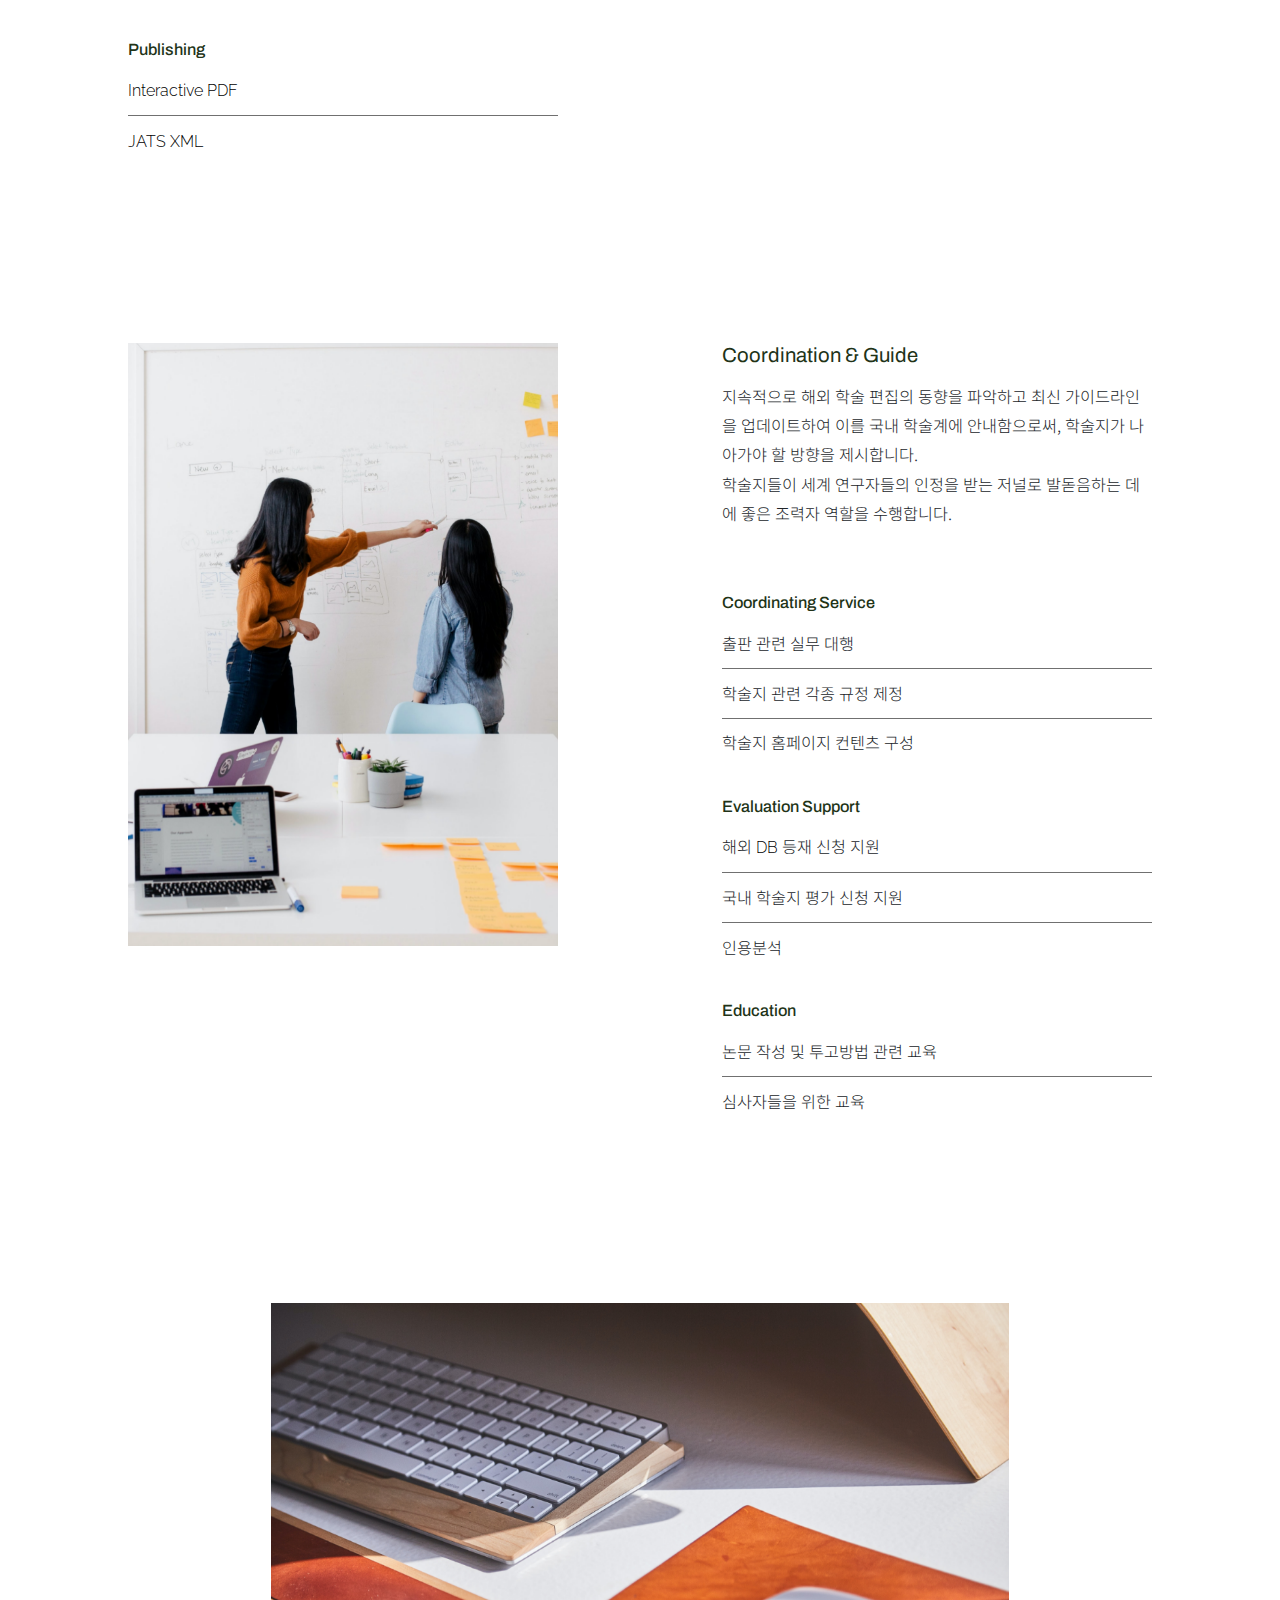
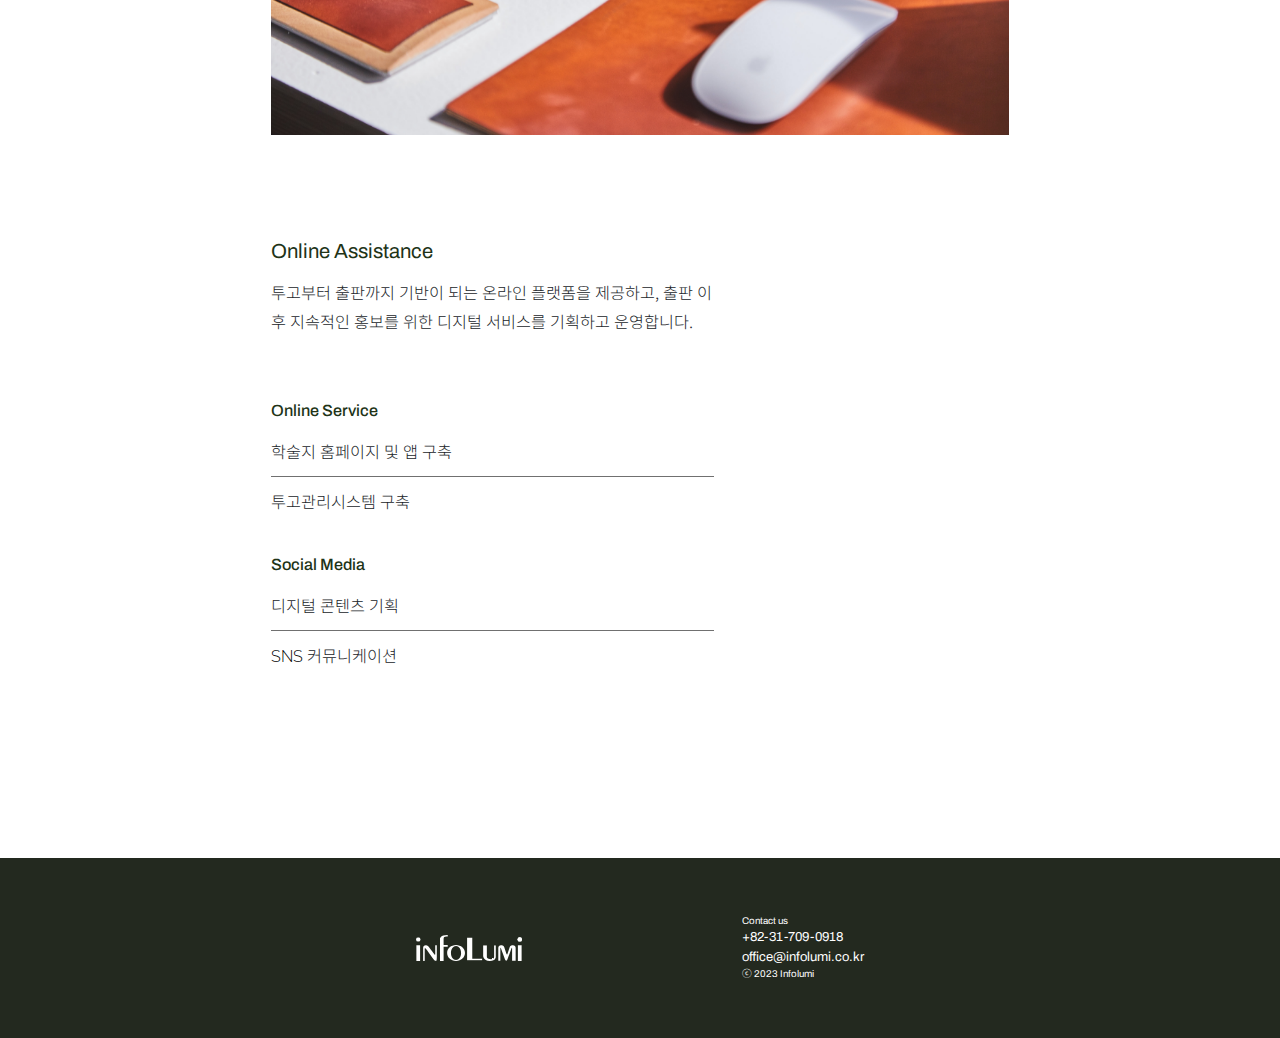
<file: service.html>
<!DOCTYPE html>
<html lang="en">

    <head>
        <meta charset="UTF-8">
        <meta http-equiv="X-UA-Compatible" content="IE=edge">
        <meta name="viewport" content="width=device-width, initial-scale=1.0">
        <link rel="stylesheet" href="https://cdn.jsdelivr.net/npm/bootstrap@4.3.1/dist/css/bootstrap.min.css" integrity="sha384-ggOyR0iXCbMQv3Xipma34MD+dH/1fQ784/j6cY/iJTQUOhcWr7x9JvoRxT2MZw1T" crossorigin="anonymous">
        <link rel="preconnect" href="https://fonts.googleapis.com">
        <link rel="preconnect" href="https://fonts.gstatic.com" crossorigin>
        <link href="https://fonts.googleapis.com/css2?family=Archivo:wght@100;200;300;400;500;600;700&family=Noto+Sans+KR:wght@100;300;400;500;700&family=Raleway:wght@100;200;300;400;500;600;700&display=swap" rel="stylesheet">
        <link rel="stylesheet" href="style.css"> 
        <title>Service</title>
    </head>

    <body>
        <header>
            <div class="header-container">
                <div>
                    <a href="https://infolumi.co.kr">
                        <img class="logo" src="./images/logo-green.svg">
                    </a>
                </div>
                <nav>
                    <ul>
                        <li>
                            <a href="https://infolumi.co.kr/about">About</a>
                        </li>
                        <li>
                            <a href="https://infolumi.co.kr/service">Service</a>
                        </li>
                        <li>
                            <a href="https://infolumi.co.kr/journal">Journal</a>
                        </li>
                        <li>
                            <a href="https://infolumi.co.kr/contact">Contact</a>
                        </li>
                    </ul>
                </nav>
            </div>
        </header>
        <div class="body-container">
            <div class="h2 header-padding ">Service</div>

            <section class="section-margin-2" id="service-1">
                <div class="text-container" id="service-tc-1">
                    <div class="text-kr">인포루미는 학술 출판 전과정을 지원합니다. <span class="text">Manuscript Editing</span>부터, 학술지 편집과 발간, 디바이스를 넘나드는 플랫폼과 콘텐츠의 제작, 콘텐츠 홍보, 그리고 학술지 <span class="text">Coordinating</span>까지. 
                        학술지 출판의 처음과 끝을 총괄하며 국제적인 출판환경의 빠른 변화 속에서 학술지가 나아갈 길을 제시합니다.
                    </div> 
                </div>
                <div class="image-container" id="service-ic-1">
                    <img src="./images/service-1-image.png">
                </div>
            </section>

            <section class="section-margin-2" id="service-2">
                <div class="container" id="service-c-2">
                    <div class="text-container" id="service-tc-2-1">
                        <div class="h4">Editing & Publishing</div>
                        <div class="text-kr" id="service-text-kr">인포루미는 학술 문헌에 대한 <span class="text">Manuscript Editing</span> 개념을 우리나라에 처음으로 
                            소개한 이후, 기존과는 차원이 다른 국제 수준의 원고 편집 서비스를 제공하고 있습니다.</div>
                    </div>
                    <div class="text-container" id="service-tc-2-2">
                        <div class="h5">Manuscript Editing</div>
                        <ul class="text-kr list-container list-padding">
                            <li class="list">학술지 투고규정 및 스타일가이드에 맞춘 전문 편집</li>
                            <li class="list">국제 기준에 따른 원고편집 <span class="text">(AMA/APA/IEEE)</span></li>
                        </ul>
                        <div class="h5">Visualization</div>
                        <ul class="text-kr list-container list-padding">
                            <li class="list"><span class="text">Graphic (visual) abstract</span></li>
                            <li class="list"><span class="text">Central illustration</span></li>
                            <li class="list"><span class="text">Figure formatting</span></li>
                        </ul>
                        <div class="h5">Publishing</div>
                        <ul class="text-kr list-container">
                            <li class="list"><span class="text">Interactive PDF</span></li>
                            <li class="list"><span class="text">JATS XML</span></li>
                        </ul> 
                    </div>
                </div>
            </section>

            <section class="section-margin-2" id="service-3">       
                <div class="image-container" id="service-ic-3">
                    <img src="./images/service-2-image.png">
                </div>
                <div class="null-space" id="service-null-3"></div>
                <div class="container" id="service-c-3">
                    <div class="text-container" id="service-tc-3-1">
                        <div class="h4">Coordination & Guide</div>
                        <div class="text-kr">지속적으로 해외 학술 편집의 동향을 파악하고 최신 가이드라인을 업데이트하여 이를 국내 학술계에 안내함으로써, 학술지가 나아가야 할 방향을 제시합니다.<br> 
                            학술지들이 세계 연구자들의 인정을 받는 저널로 발돋음하는 데에 좋은 조력자 역할을 수행합니다.
                        </div> 
                    </div>
                    <div class="text-container" id="service-tc-3-2">
                        <div class="h5">Coordinating Service</div>
                        <ul class="text-kr list-container list-padding">
                            <li class="list">출판 관련 실무 대행</li>
                            <li class="list">학술지 관련 각종 규정 제정</li>
                            <li class="list">학술지 홈페이지 컨텐츠 구성</li>
                        </ul>
                        <div class="h5">Evaluation Support</div>
                        <ul class="text-kr list-container list-padding">
                            <li class="list">해외 <span class="text">DB</span> 등재 신청 지원</li>
                            <li class="list">국내 학술지 평가 신청 지원</li>
                            <li class="list">인용분석</li>
                        </ul>
                        <div class="h5">Education</div>
                        <ul class="text-kr list-container">
                            <li class="list">논문 작성 및 투고방법 관련 교육</li>
                            <li class="list">심사자들을 위한 교육</li>
                        </ul> 
                    </div>
                </div>
            </section>

            <section class="section-margin-2" id="service-4">
                <div class="image-container" id="service-ic-4">
                    <img src="./images/service-3-image.png">
                </div>
                <div class="container" id="service-c-4">
                    <div class="text-container" id="service-tc-4-1">
                        <div class="h4">Online Assistance</div>
                        <div class="text-kr">투고부터 출판까지 기반이 되는 온라인 플랫폼을 제공하고, 출판 이후  지속적인 
                            홍보를 위한 디지털 서비스를 기획하고 운영합니다.
                        </div> 
                    </div>
                    <div class="text-container" id="service-tc-4-2">
                        <div class="h5">Online Service</div>
                        <ul class="text-kr list-container list-padding">
                            <li class="list">학술지 홈페이지 및 앱 구축</li>
                            <li class="list">투고관리시스템 구축</li>
                        </ul>
                        <div class="h5">Social Media</div>
                        <ul class="text-kr list-container">
                            <li class="list">디지털 콘텐츠 기획</li>
                            <li class="list"><span class="text">SNS</span> 커뮤니케이션</li>
                        </ul>
                    </div>
                </div>
            </section>
        </div>

        <footer>
            <div id="footer-container">
                <div>
                    <img class="logo" src="./images/logo-white.svg">
                </div>
                <div class="null-space-footer"></div>
                <div id="footer-content-container">
                    <div class="footer-text-small">Contact us</div>
                    <div class="footer-text">+82-31-709-0918</div>
                    <div class="footer-text">office@infolumi.co.kr</div>
                    <div class="footer-text-small">ⓒ 2023 Infolumi</div>
                </div>
            </div>
        </footer>
    </body>

</html>
</file>
<file: style.css>
/* Common */
html {
    font-size: 16px;
}

body {
    font-family: 'Archivo', 'Noto Sans KR', sans-serif;
}

section {
    display: flex;
}

a:hover, a:active {
    text-decoration: none;
    color: #213317;
}

.h1 {
    font-size: 5.625em;
    font-weight: 300;
    color: #213317;
    margin: 0px;
}

.h2 {
    font-size: 4.5rem;
    color: #213317;
    font-weight: 400;
    margin: 0px;
}

.h3 {
    font-size: 3.125rem;
    font-weight: normal;
    color: #213317;
    margin: 0px;
    padding-bottom: 1em;
}

.h4 {
    font-size: 1.5625rem;
    font-weight: normal;
    color: #213317;
    margin: 0px;
    padding-bottom: 0.7em;
}

.h5 {
    font-size: 1.25rem;
    color: #213317;
    font-weight: 500;
    margin: 0px;
}

.text {
    font-family: 'Raleway';
    font-size: 1.25rem;
    font-weight: 300;
    color: black;
}

.text-kr {
    font-family: 'Noto Sans KR';
    font-size: 1.25rem;
    line-height: 1.8;
    font-weight: 300;
}

.footer-text{
    font-size: 1rem;
    color: white;
}

.footer-text-small{
    font-size: 0.75rem;
    color: white;
}

.section-margin-1 {
    margin-bottom: 15.625rem;
    /* padding-bottom: 15.625rem; */
}

.section-margin-2 {
    margin-bottom: 12.625rem;
}

.container  {
    padding: 0px;
}

.text-container {
    display: flex;
    flex-direction: column;
    padding: 0px;
}

.image-container {
    padding: 0px;
}

img {
    max-width: 100%;
    height: auto;
    /* margin: auto; */
}

.list-container {
    list-style: none;
    margin-top: 1em;
    padding-left: 0;
}

.list-padding {
    padding-bottom: 1em;
}

.list {
    padding: 0.6em 0 0.6em 0;
    border-bottom: 1px solid #707070;
}

.list:first-child { 
    padding: 0em 0 0.6em 0;
}

.list:last-child { 
    border-bottom: none; 
}

.header-padding{
    padding-top: 10rem;
    padding-bottom: 2rem;
}
/* header */

header {
    display: flex;
    width: 100%;
    height: 8vh;
    justify-content: center;
    align-items: center;
    background-color: white;
    position: fixed;
    box-shadow: 0 4px 2px -2px rgba(0,0,0,.2);
}


.header-container {
    width: 86%;
    max-width: 1920px;
    margin-left: 4.375rem;
    margin-right: 6rem;
    display: flex;
    justify-content: space-between;
    align-items: center;
}

.logo {
    width: 8.125rem;
}

nav ul {
    font-family: 'Archivo';
    list-style: none;
    font-size: 1.3rem;
    display: flex;
    align-items: center;
    margin-bottom: 0;
    padding: 0;
}

nav ul li {
    margin-left: 6.5rem;
}

nav ul li a {
    color: #213317;
}

nav ul li a:hover {
    color: #213317;
    text-decoration: underline;
    text-underline-offset: 5px;
}

/* body */
.body-container {
    padding-top: 8.75rem;
    width: 80%;
    max-width: 1536px;
    margin: 0 auto;
    min-height: 72vh;
}

/* index page */

#index-tc-1 {
    justify-content: center;
    width: 50%;
}

#index-null-1 {
    width: 8%;
}

#index-ic-1 {
    padding-top: 5em;
    width: 42%;
}

#index-tc-2 {
    justify-content: center;
    width: 42%;
}

#index-null-2 {
    width: 16%;
}

#index-ic-2 {
    width: 42%;
}

#index-tc-3 {
    justify-content: center;
    width: 42%;
}

#index-null-3 {
    width: 16%;
}

#index-ic-3 {
    width: 42%;
}

/* About page */
#about-c-1 {
    width: 50%;
}

#about-tc-1 {
    padding-bottom: 5rem;
}

#about-ic-1-1 {
    width: 85%;
}

#about-null-1 {
    width: 8%;
}

#about-ic-1-2 {
    width: 42%;
}

#about-tc-2 {
    width: 42%;
}

#about-ic-3 {
    width: 50%;
}

#about-null-3 {
    width: 8%;
}

#about-tc-3 {
    width: 42%;
}

#about-tc-4 {
    width: 42%;
}

#about-null-4 {
    width: 8%;
}

#about-ic-4 {
    width: 50%;
}

#about-tc-5 {
    width: auto;
}

/* service */
#service-1 {
    flex-direction: column;
}

#service-tc-1 {
    width: 70%;
    padding-bottom: 5rem;
}

#service-ic-1 {
    width: auto;
}

#service-c-2 {
    width: 42%;
    margin-left: 0px;
    margin-right: 0px;
}

#service-tc-2-1 {
    width: 100%;
    padding-bottom: 5rem;
}

#service-tc-2-2 {
    width: 100%;
}

#service-ic-3 {
    width: 42%;
}

#service-null-3 {
    width: 16%;
}

#service-c-3 {
    width: 42%;
}

#service-tc-3-1 {
    padding-bottom: 5rem;
}

/* #service-tc-3-2 {

} */

#service-4 {
    flex-direction: column;
    justify-content: center;
    align-items: center;
}

#service-ic-4 {
    width: 72%;
    padding-bottom: 8rem;
}

#service-c-4 {
    width: 72%;
}

#service-tc-4-1 {
    width: 60%;
    padding-bottom: 5rem;
}

#service-tc-4-2 {
    width: 60%;
}



/* contact */

#contact-1 {
    padding-top: 10rem;
    border-bottom: #213317 1px solid;
    padding-bottom: 10rem;
}

#contact-c-1 {
    display: flex;
    padding-bottom: 0rem;
}

#contact-null-1 {
    width: 15%;
}

#contact-tc-1 {
    width: 60%;
}

/* Journal List page */
#journal-2 {
    flex-direction: column;
}

#journal-h4 {
    text-align: center;
    margin-bottom: 7rem;
}

.logo-wrap {
    border-bottom: 1px solid #707070;
}

.client-logos {
    display: grid;
    grid-template-columns: repeat(auto-fit, minmax(300px, 1fr));
    grid-gap: 3rem 1rem; 
    padding-bottom: 12rem;
}


#journal-3 {
    flex-direction: column;
}


.journal-list-container {
    column-count: 3;
    flex-wrap: wrap;
}

.journal-item {
    /* margin-left: 1.5vw; */
    margin-bottom: 1.5rem;
    border-bottom: 1px solid #707070;
}

#journal-h5 {
    margin-bottom: 3rem;
}

.journal-item-list {
    list-style: none;
    padding-left: 0;
}

.item {
    font-size: 1.25rem;
    font-weight: 100;
    margin: 0.6em 0 0.6em 0; 
}

.item:last-child {
    margin-bottom: 3rem;
}

.journal-list-container ul a {
    color:black;
}

.journal-list-container ul a:hover {
    color:#213317;
}




/* call-to-action */

.call-to-action {
    font-size: 1.125rem;
    font-weight: bold;
    color: #213317;
    padding-top: 1.66em;
}

.call-to-action img {
    padding-left: 0.68em;
    width: 1.25em;
}

/* footer */

footer {
    display: flex;
    width: 100%;
    height: 20vh;
    background-color: #23291F;
    justify-content: center;
    align-items: center;
}

#footer-container {
    width: 86%;
    max-width: 1920px;
    display: flex;
    justify-content: center;
    align-items: center;
}

.null-space-footer{
    width: 20%;
}

#footer-content-container {
    display: flex;
    flex-direction: column;
}

@media (max-width: 1366px) {
    html {
        font-size: 13px;
    }
    nav ul li {
        margin-left: 3rem;
    }
}

@media (max-width:910px) {
    html {
        font-size: 12px;
    }
    section{
        flex-direction: column;
        align-items: center;
    }

    .h1 {
        font-size: 4.375rem;
    }
    #index-tc-1 {
        width: 100%;
        padding-top: 5em;
    }
    #index-ic-1 {
        width: 100%;
    }
    #index-tc-2 {
        width: 100%;
        margin-bottom: 5rem;
        order: 1;
    }
    #index-ic-2 {
        width: 100%;
        order: 2;
    }
    #index-tc-3 {
        width: 100%;
        margin-bottom: 5rem;
    }
    #index-ic-3 {
        width: 100%;
    }


    /* About */

    #about-c-1 {
        width: 100%;
        display: flex;
        flex-direction: column;
        align-items: center;
    }
    #about-tc-1 {
        padding-bottom: 5rem;
    }
    #about-ic-1-1 {
        width: 90%;
        padding-bottom: 3rem;
    }
    #about-ic-1-2 {
        width: 90%;
    }   
    #about-2 {
        display: inline-block;
    }
    #about-tc-2 {
        width: auto;
    }
    #about-ic-3 {
        width: 100%;
        padding-bottom: 3rem;
    }
    #about-tc-3 {
        width: 100%;
    }
    #about-tc-4 {
        width: 100%;
        order: 2;
    }
    #about-ic-4 {
        width: 100%;
        padding-bottom: 3rem;
    }
    #about-5 {
        display: inline-block;
    }
    #about-tc-5 {
        width: auto;
    }


    /* service */
    #service-tc-1 {
        width: 100%;
        padding-bottom: 3rem;
    }
    #service-c-2 {
        width: 100%;
        margin-left: 0px;
        margin-right: 0px;
    }
    #service-tc-2-1 {
        width: 100%;
        padding-bottom: 3rem;
    }
    #service-tc-2-2 {
        width: auto;
    }
    #service-3 {
        flex-direction: column;
    }
    #service-ic-3 {
        width: 80%;
        padding-bottom: 3rem;
    }
    #service-c-3 {
        width: 100%;
    }
    #service-tc-3-1 {
        padding-bottom: 5rem;
    }
    #service-tc-3-2 {
        width: auto;
    }
    #service-4 {
        flex-direction: column;
        justify-content: center;
        align-items: center;
    }
    #service-ic-4 {
        width: 100%;
        padding-bottom: 3rem;
    }
    #service-c-4 {
        width: 100%;
    }
    #service-tc-4-1 {
        width: 100%;
        padding-bottom: 5rem;
    }
    #service-tc-4-2 {
        width: auto;
    }

    /* Contact */
    #contact-1 {
        display: flex;
        flex-direction: row;
        justify-content: center;
        align-items: center;
    }
    #contact-header{
        padding-bottom: 5rem;
    }
    #contact-c-1 {
        width: auto;
        flex-direction: column;
    }
    #contact-null-1 {
        width: 0%;
    }
    #contact-tc-1 {
        width: 100%;
    }
}

@media (max-width:710px) {
    .journal-list-container {
        column-count: 2;
        flex-wrap: wrap;
    }
}


@media (max-width: 450px) {
    nav ul {
        flex-direction: row;
        justify-content: flex-end;
        font-size: 1.25rem;
    }

    nav ul li {
        margin-left: 1rem;
        padding-top: 0.5em;
    }

    .logo {
        width: 6.125rem;
    }


    .section-margin-1, .section-margin-2 {
        margin-bottom: 10rem;
    }
    .header-padding{
        padding-top: 5rem;
        padding-bottom: 2rem;
    }
    #contact-1 {
        padding-top: 5rem;
    }
    .header-container {
        margin-left: 4rem;
        margin-right: 3rem;
    }

    /* Journal */
    .journal-list-container {
        column-count: 1;
        flex-wrap: wrap;
    }
}
</file>
